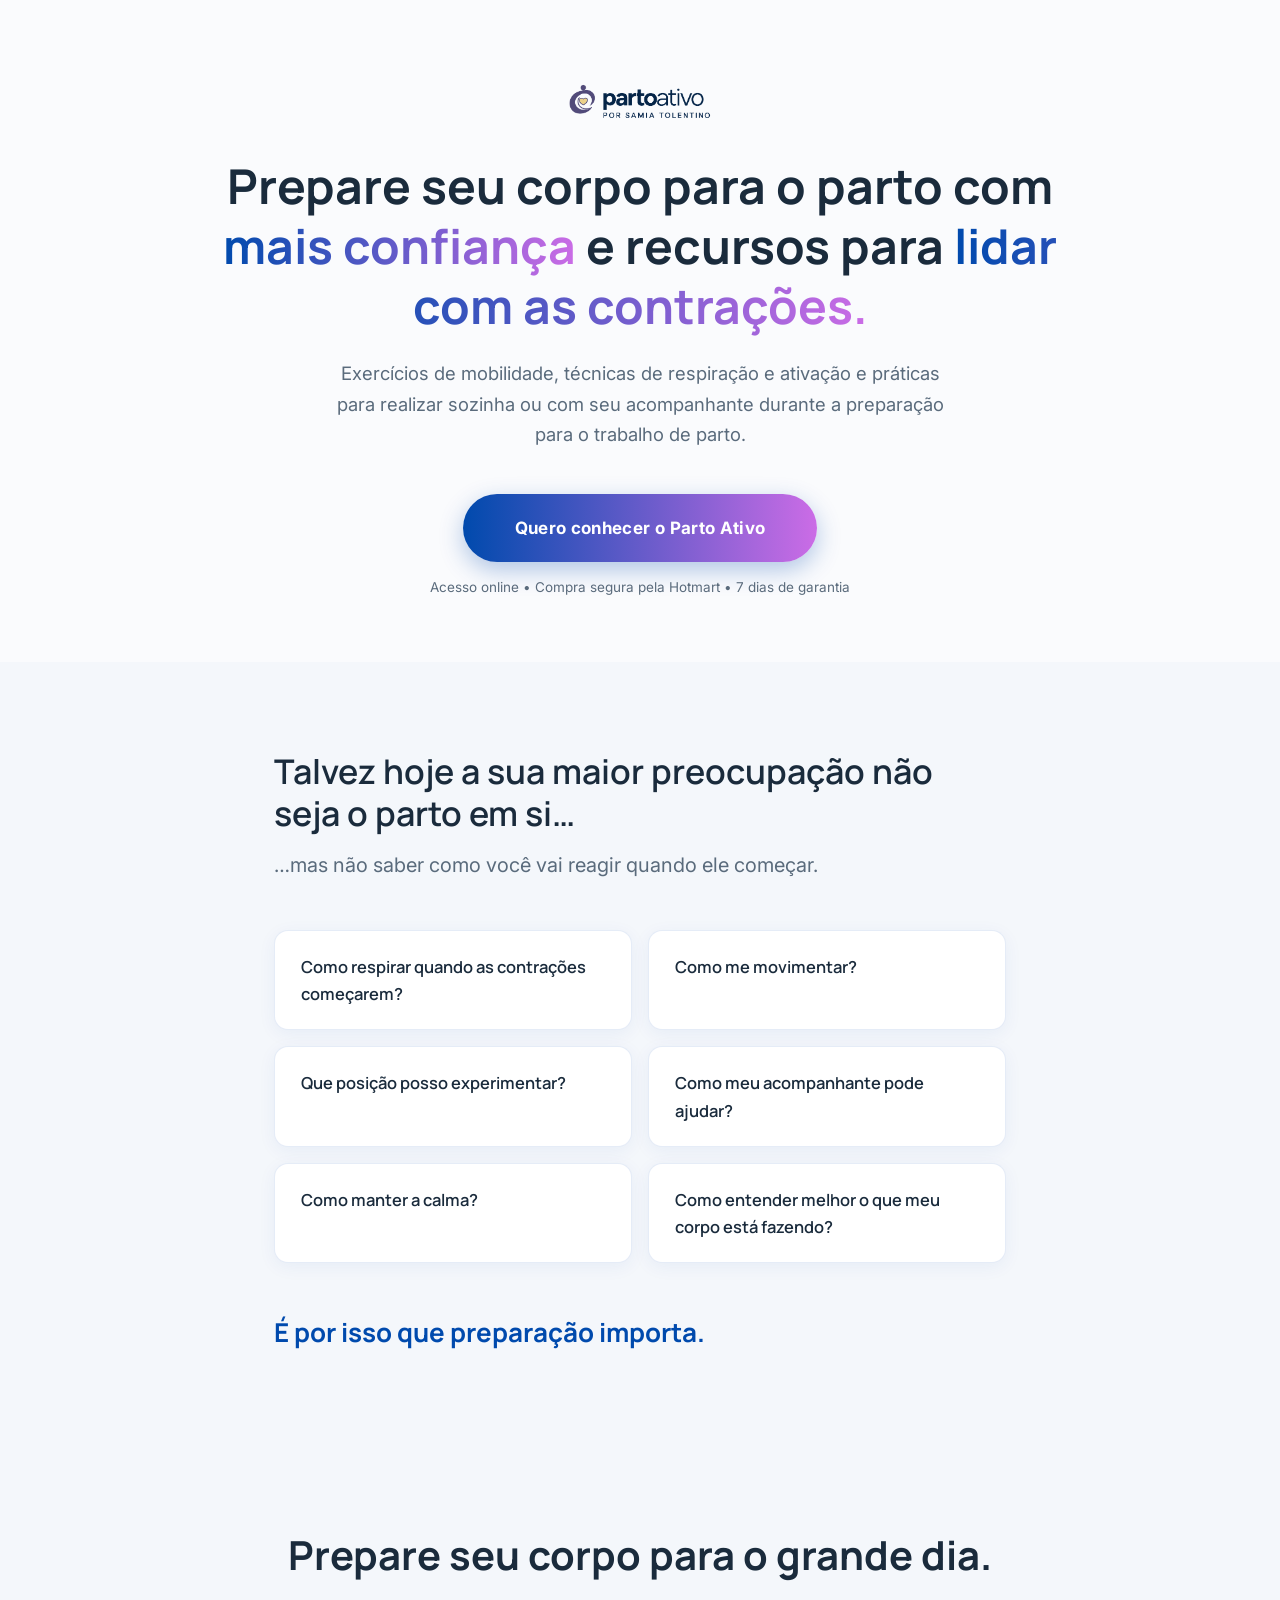
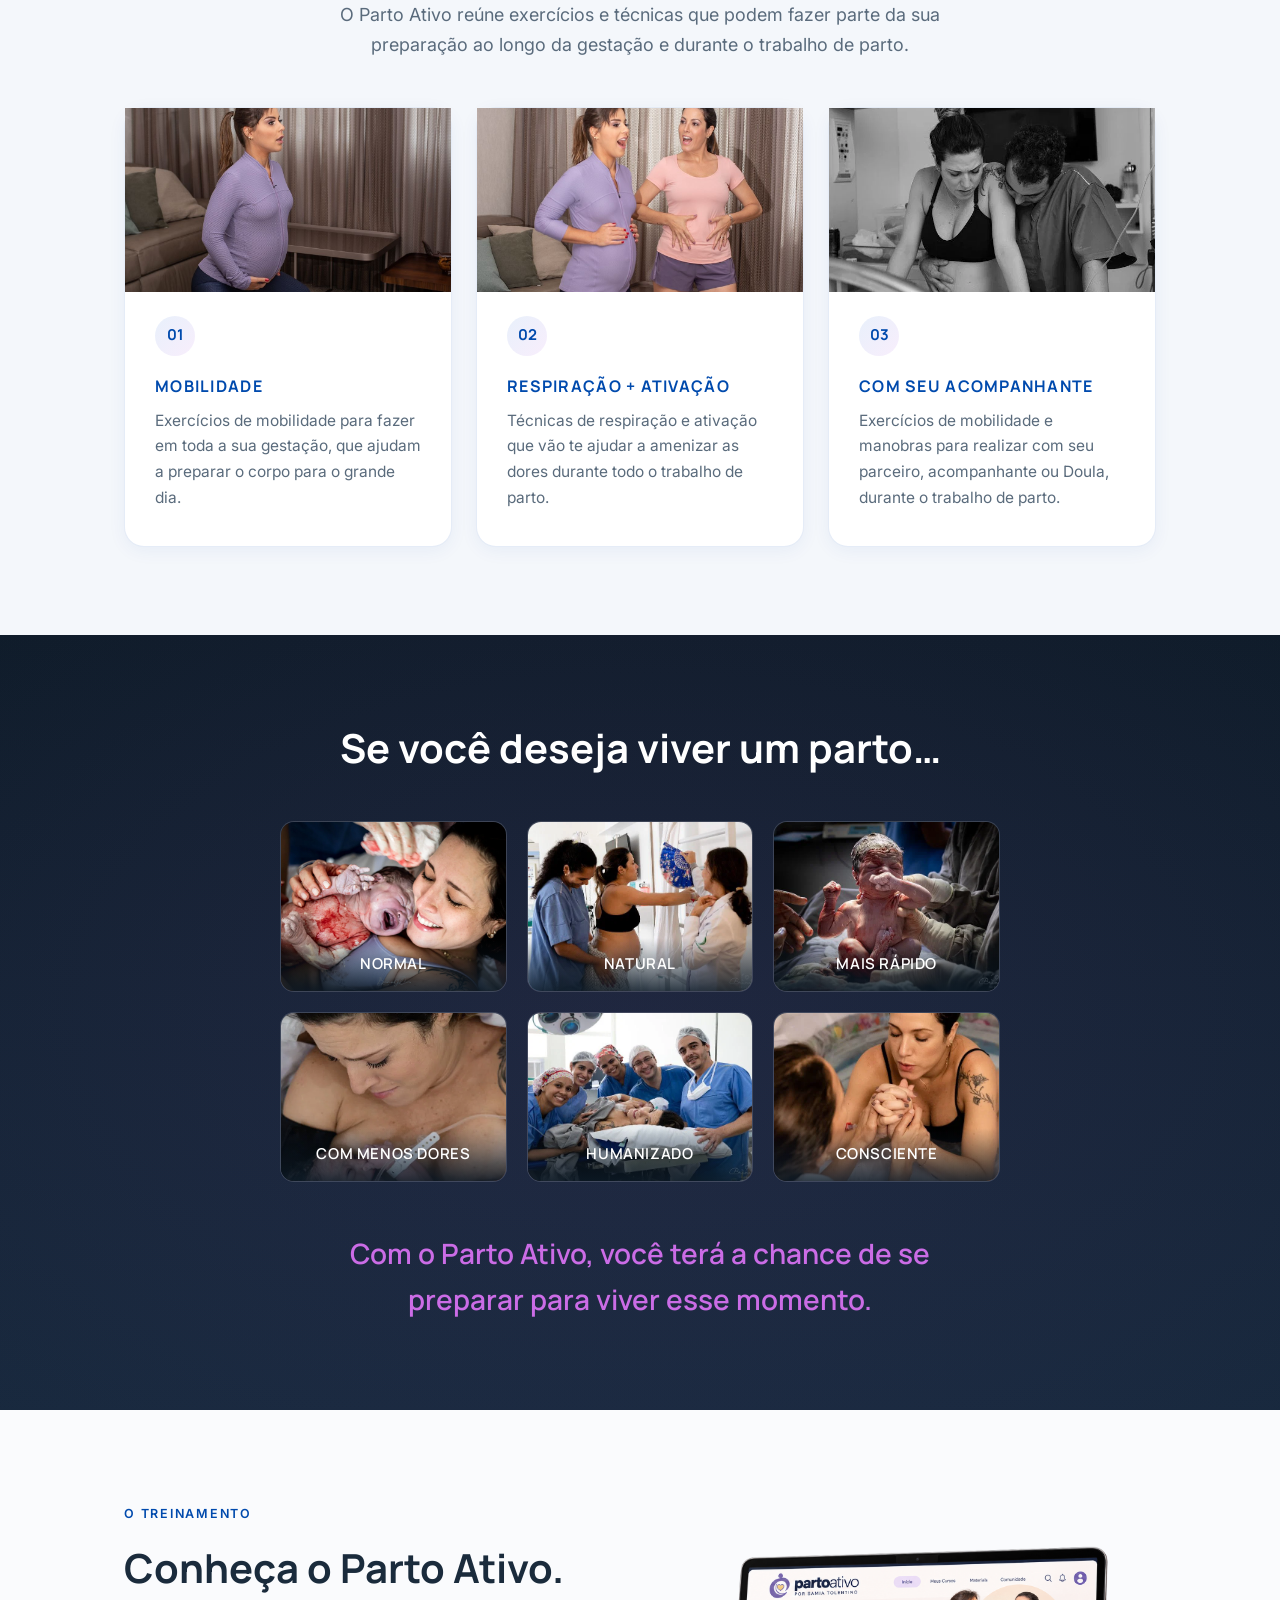
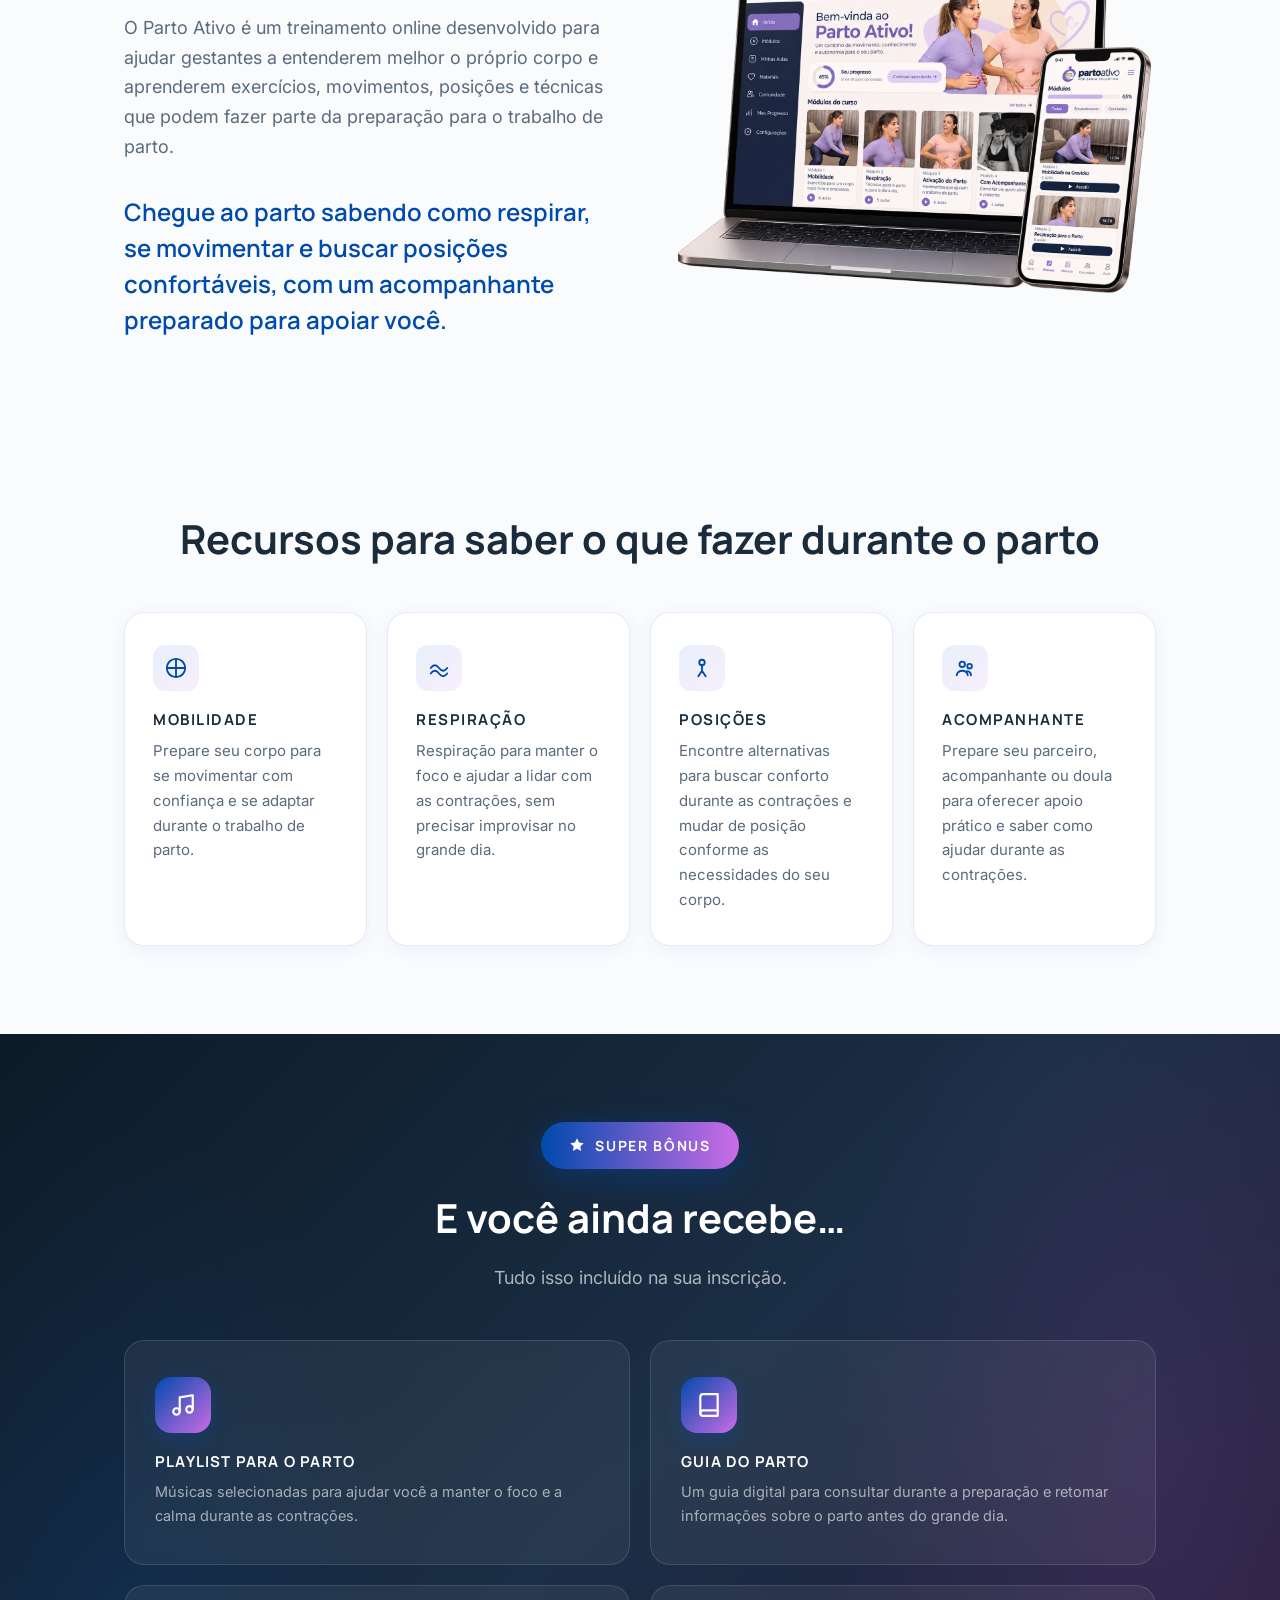
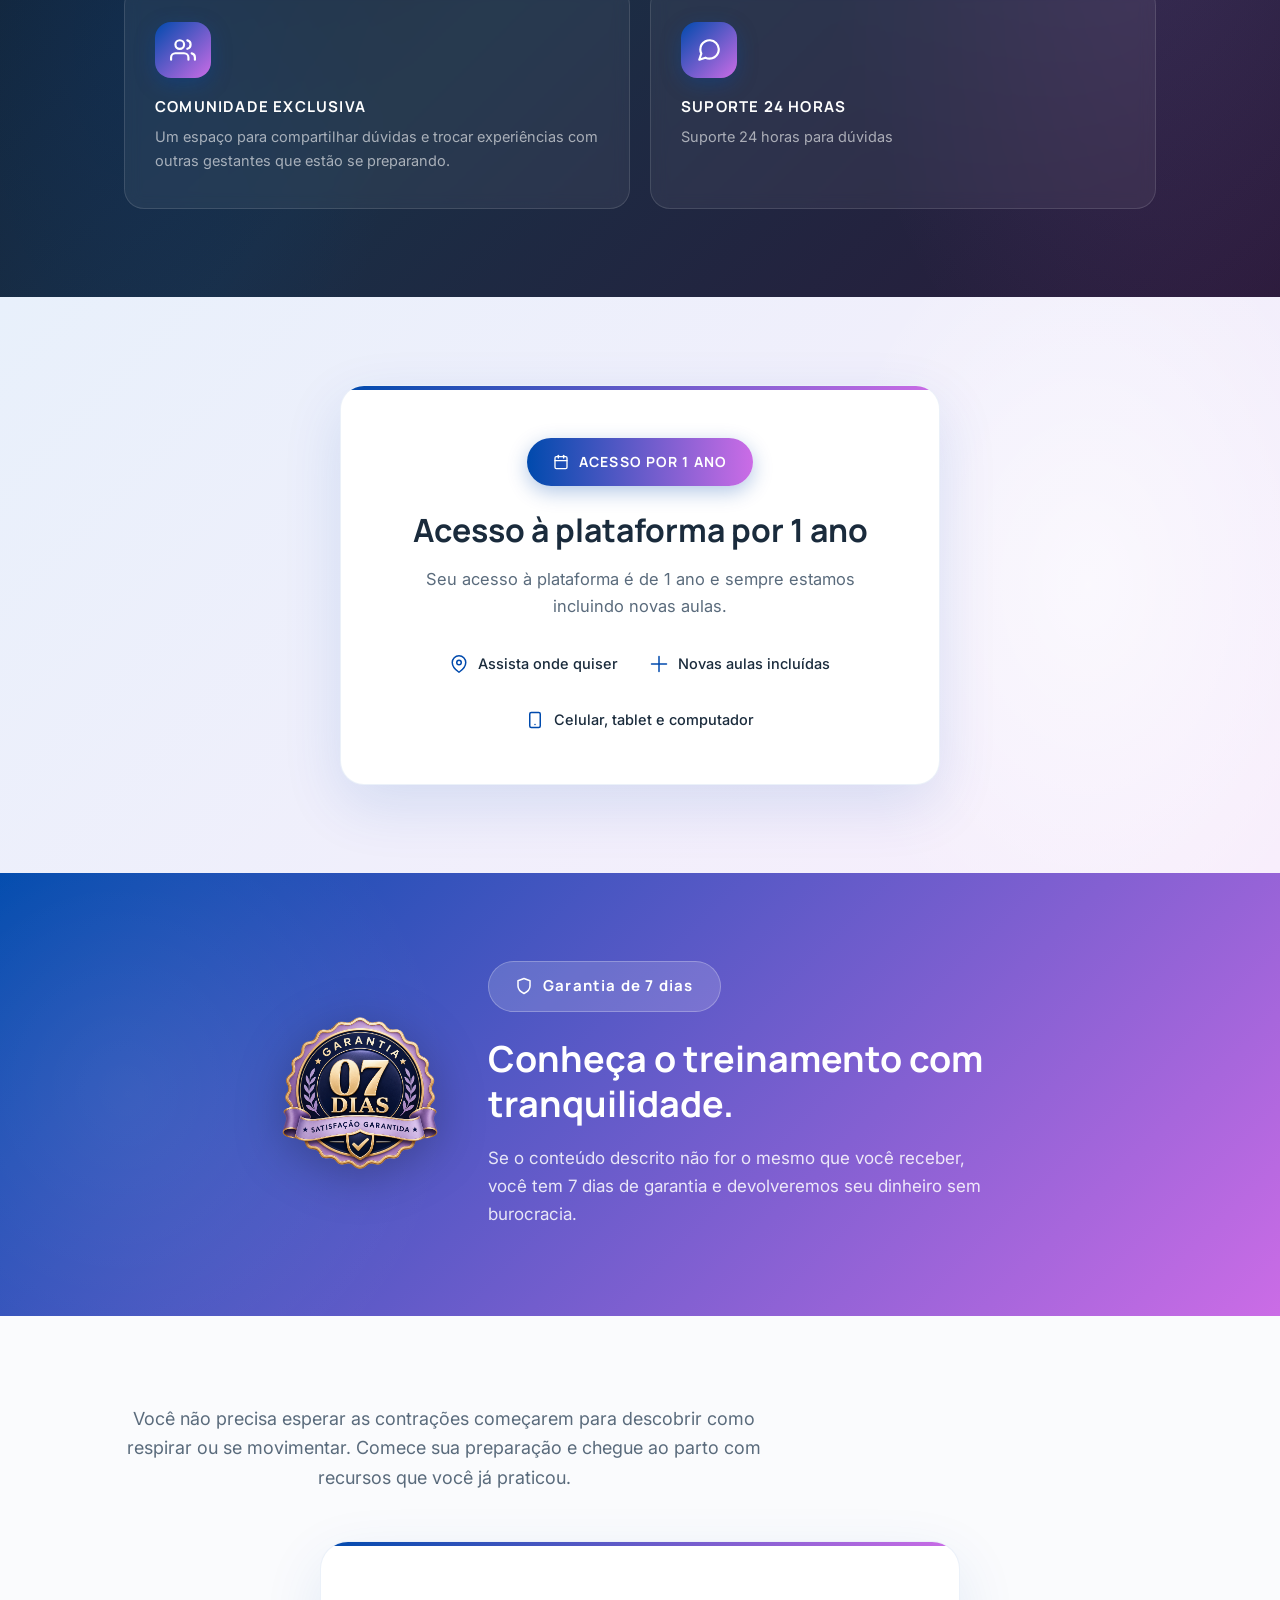
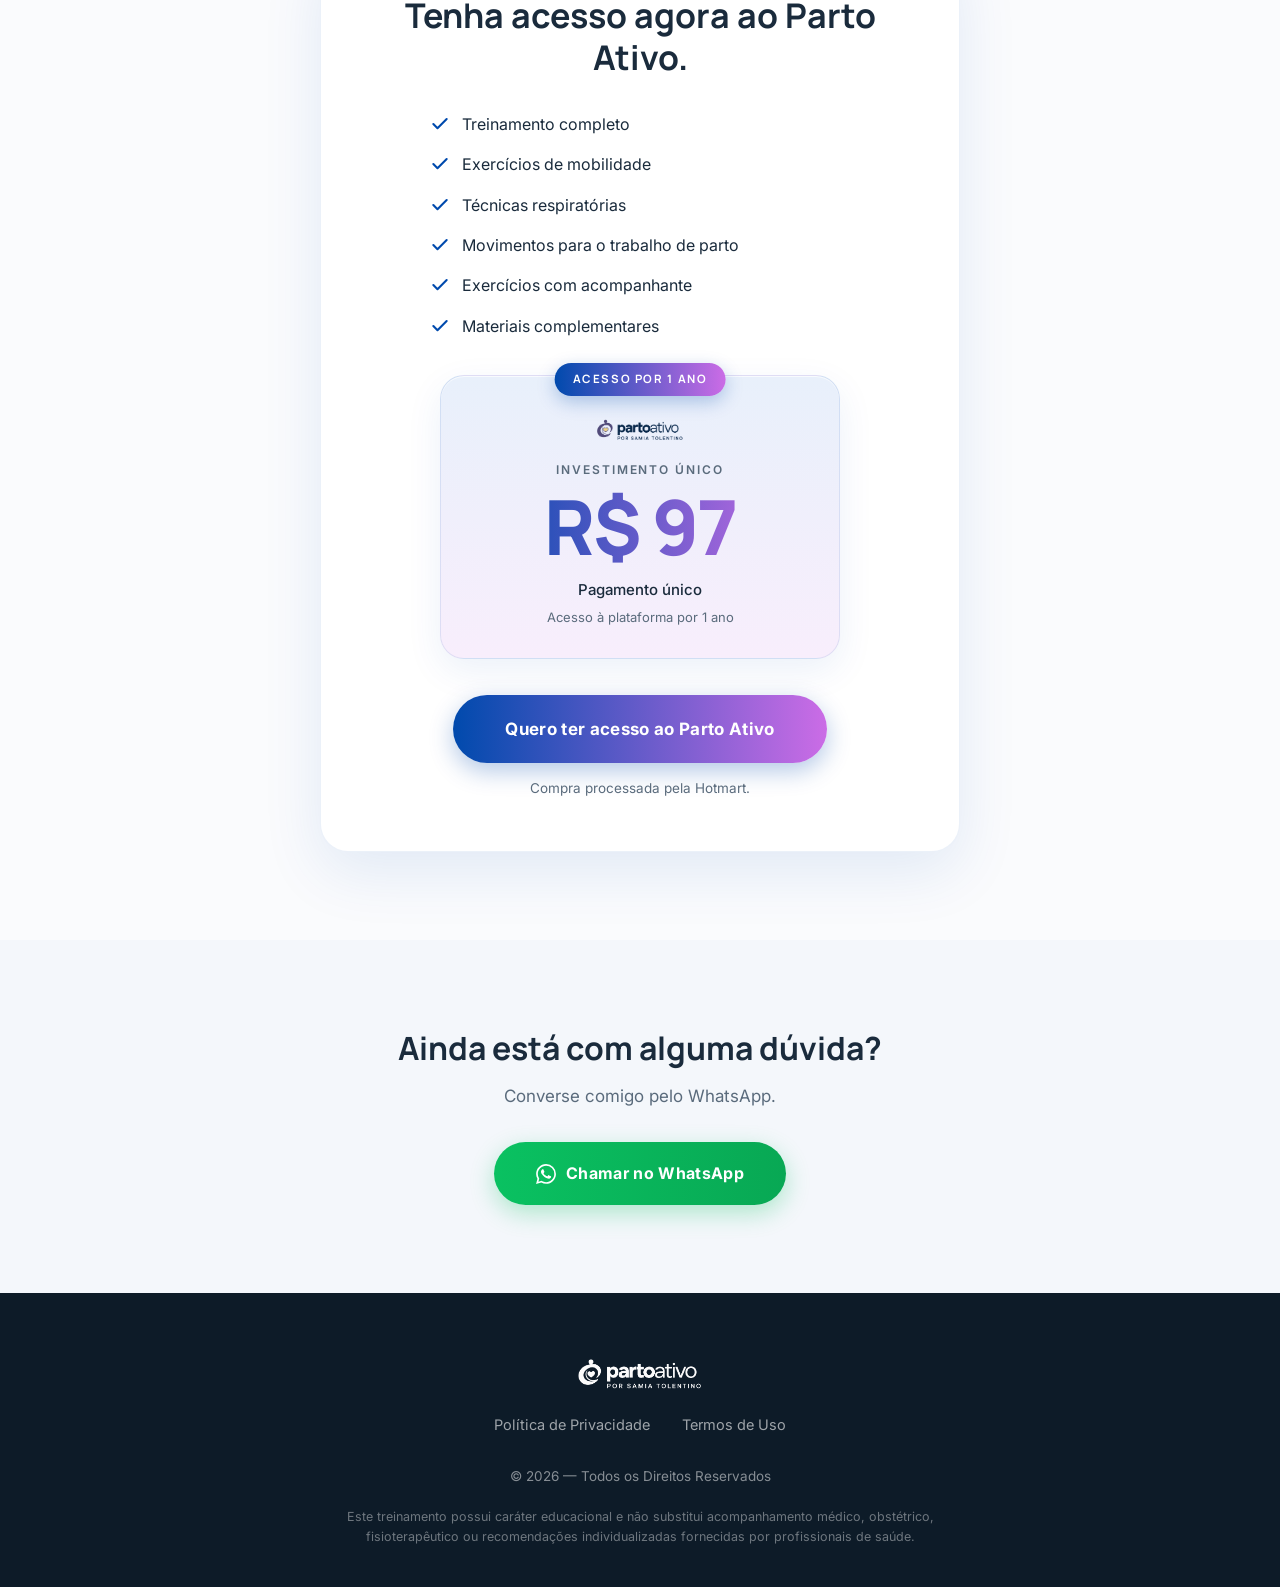
<file: vsl/index.html>
<!DOCTYPE html>
<html lang="pt-BR">
<head>
  <base href="/vsl/">
  <meta name="robots" content="noindex, nofollow">
  <link rel="canonical" href="https://partoativo.vercel.app/vsl">

  <meta charset="UTF-8">
  <meta name="viewport" content="width=device-width, initial-scale=1.0">
  <title>Parto Ativo — Prepare seu corpo para o trabalho de parto</title>
  <meta name="description" content="Exercícios de mobilidade, técnicas de respiração e ativação e práticas para realizar sozinha ou com seu acompanhante durante a preparação para o trabalho de parto.">
  <meta property="og:title" content="Parto Ativo — Samia Tolentino">
  <meta property="og:description" content="Prepare seu corpo para o trabalho de parto com movimentos, respiração e posições para buscar conforto e mais confiança.">
  <meta property="og:type" content="website">
  <link rel="icon" type="image/png" href="favicon.png">
  <link rel="preconnect" href="https://fonts.googleapis.com">
  <link rel="preconnect" href="https://fonts.gstatic.com" crossorigin>
  <link href="https://fonts.googleapis.com/css2?family=Inter:wght@400;500;600&family=Manrope:wght@600;700;800&display=swap" rel="stylesheet">
  <style>
    :root {
      --blue: #004AAD;
      --blue-dark: #003A8A;
      --blue-light: #E8F0FB;
      --purple: #CB6CE6;
      --purple-dark: #A84EC4;
      --purple-light: #F8EEFC;
      --dark: #0D1B28;
      --text: #1A2B3C;
      --muted: #5A6B7C;
      --white: #FFFFFF;
      --bg: #FAFBFD;
      --cream: #F4F7FB;
      --radius: 20px;
      --radius-sm: 14px;
      --shadow: 0 10px 40px rgba(0, 74, 173, 0.08);
      --shadow-sm: 0 4px 18px rgba(0, 74, 173, 0.06);
      --font-title: 'Manrope', sans-serif;
      --font-body: 'Inter', sans-serif;
    }

    * { margin: 0; padding: 0; box-sizing: border-box; }

    html { scroll-behavior: smooth; }

    body {
      font-family: var(--font-body);
      background: var(--bg);
      color: var(--text);
      line-height: 1.65;
      font-size: 17px;
      -webkit-font-smoothing: antialiased;
    }

    h1, h2, h3, h4 {
      font-family: var(--font-title);
      line-height: 1.25;
      font-weight: 700;
      color: var(--text);
    }

    img { max-width: 100%; display: block; }

    .container {
      max-width: 1080px;
      margin: 0 auto;
      padding: 0 24px;
    }

    .container-narrow { max-width: 780px; }

    section { padding: 88px 0; }

    .eyebrow {
      display: inline-block;
      font-family: var(--font-body);
      font-size: 12.5px;
      font-weight: 600;
      letter-spacing: 0.14em;
      text-transform: uppercase;
      color: var(--blue);
      margin-bottom: 18px;
    }

    .section-title {
      font-size: clamp(28px, 4vw, 40px);
      margin-bottom: 20px;
    }

    .section-sub {
      color: var(--muted);
      font-size: 18px;
      max-width: 640px;
    }

    .center { text-align: center; }
    .center .section-sub { margin-left: auto; margin-right: auto; }

    .gradient-text {
      background: linear-gradient(90deg, var(--blue), var(--purple));
      -webkit-background-clip: text;
      background-clip: text;
      -webkit-text-fill-color: transparent;
    }

    /* ---------- Buttons ---------- */
    .btn {
      display: inline-flex;
      align-items: center;
      justify-content: center;
      gap: 10px;
      font-family: var(--font-body);
      font-weight: 700;
      font-size: 16px;
      letter-spacing: 0.02em;
      color: var(--white);
      background: linear-gradient(90deg, var(--blue), var(--purple));
      border: none;
      border-radius: 999px;
      padding: 18px 42px;
      cursor: pointer;
      text-decoration: none;
      transition: transform 0.25s ease, box-shadow 0.25s ease, filter 0.25s ease;
      box-shadow: 0 8px 24px rgba(0, 74, 173, 0.3);
    }

    .btn:hover {
      transform: translateY(-2px);
      box-shadow: 0 12px 32px rgba(0, 74, 173, 0.38);
      filter: brightness(1.06);
    }

    .btn:focus-visible {
      outline: 3px solid var(--purple);
      outline-offset: 3px;
    }

    .btn-xl { padding: 20px 52px; font-size: 17px; }

    .btn-whatsapp {
      background: linear-gradient(90deg, #0AC161, #08A854);
      box-shadow: 0 8px 24px rgba(10, 193, 97, 0.3);
    }

    .btn-whatsapp:hover {
      box-shadow: 0 12px 32px rgba(10, 193, 97, 0.38);
    }

    .microcopy {
      font-size: 13.5px;
      color: var(--muted);
      margin-top: 14px;
    }

    /* ---------- Barra de progresso ---------- */
    .scroll-progress {
      position: fixed;
      top: 0;
      left: 0;
      height: 3px;
      width: 100%;
      transform-origin: 0 50%;
      transform: scaleX(0);
      background: linear-gradient(90deg, var(--blue), var(--purple));
      z-index: 200;
      pointer-events: none;
    }

    /* ---------- Hero ---------- */
    .hero {
      padding: 72px 0 64px;
      text-align: center;
    }

    .hero-logo {
      height: 56px;
      width: auto;
      margin: 0 auto 28px;
    }

    .hero h1 {
      font-size: clamp(30px, 4.6vw, 48px);
      font-weight: 700;
      max-width: 880px;
      margin: 0 auto 22px;
    }

    .hero .subheadline {
      font-size: 18.5px;
      color: var(--muted);
      max-width: 640px;
      margin: 0 auto 44px;
    }

    .vsl-wrapper {
      max-width: 880px;
      margin: 0 auto;
    }

    .vsl-player {
      position: relative;
      width: 100%;
      aspect-ratio: 16 / 9;
      background: linear-gradient(135deg, var(--dark) 0%, #1A3048 100%);
      border-radius: var(--radius);
      overflow: hidden;
      box-shadow: var(--shadow);
      display: flex;
      align-items: center;
      justify-content: center;
    }

    .vsl-placeholder {
      color: rgba(255, 255, 255, 0.85);
      font-family: var(--font-title);
      font-weight: 600;
      font-size: clamp(16px, 2.4vw, 22px);
      letter-spacing: 0.06em;
      text-transform: uppercase;
      display: flex;
      flex-direction: column;
      align-items: center;
      gap: 18px;
      padding: 24px;
      text-align: center;
    }

    .vsl-play-btn {
      width: 76px;
      height: 76px;
      border-radius: 50%;
      background: rgba(255, 255, 255, 0.14);
      border: 1.5px solid rgba(255, 255, 255, 0.5);
      display: flex;
      align-items: center;
      justify-content: center;
      cursor: pointer;
      transition: background 0.25s ease, transform 0.25s ease;
      backdrop-filter: blur(4px);
    }

    .vsl-play-btn:hover { background: rgba(255, 255, 255, 0.26); transform: scale(1.06); }

    .vsl-play-btn svg { width: 28px; height: 28px; fill: #fff; margin-left: 4px; }

    .vsl-embed {
      position: absolute;
      inset: 0;
      width: 100%;
      height: 100%;
      border: 0;
      display: none;
    }

    .vsl-embed.active { display: block; }

    .vsl-microcopy {
      margin-top: 22px;
      font-size: 15.5px;
      color: var(--muted);
      font-weight: 500;
    }

    .hero-cta {
      margin-top: 34px;
      opacity: 0;
      transform: translateY(10px);
      transition: opacity 0.6s ease, transform 0.6s ease;
      pointer-events: none;
    }

    .hero-cta.visible {
      opacity: 1;
      transform: translateY(0);
      pointer-events: auto;
    }

    /* ---------- Promessa / Identificação ---------- */
    .promessa { background: var(--cream); }

    .promessa .lead {
      font-family: var(--font-title);
      font-size: clamp(24px, 3.4vw, 34px);
      font-weight: 600;
      max-width: 720px;
      margin-bottom: 14px;
    }

    .promessa .lead-continuation {
      font-size: 20px;
      color: var(--muted);
      margin-bottom: 48px;
    }

    .questions {
      display: grid;
      grid-template-columns: repeat(auto-fit, minmax(280px, 1fr));
      gap: 16px;
      max-width: 860px;
      margin-bottom: 48px;
    }

    .question-card {
      background: var(--white);
      border: 1px solid rgba(0, 74, 173, 0.1);
      border-radius: var(--radius-sm);
      padding: 22px 26px;
      font-family: var(--font-title);
      font-weight: 600;
      font-size: 16.5px;
      box-shadow: var(--shadow-sm);
      cursor: default;
      user-select: none;
      transition: transform 0.25s ease, box-shadow 0.25s ease, border-color 0.25s ease;
    }

    .question-card:hover {
      transform: translateY(-3px);
      box-shadow: var(--shadow);
      border-color: rgba(0, 74, 173, 0.25);
    }

    .promessa .closing {
      font-family: var(--font-title);
      font-size: clamp(20px, 2.6vw, 26px);
      font-weight: 700;
      color: var(--blue);
    }

    /* ---------- 3 Pilares ---------- */
    .pilares { background: var(--cream); }

    .pilares-grid {
      display: grid;
      grid-template-columns: repeat(auto-fit, minmax(280px, 1fr));
      gap: 24px;
      margin-top: 48px;
    }

    .pilar-card {
      background: var(--white);
      border: 1px solid rgba(0, 74, 173, 0.1);
      border-radius: var(--radius);
      padding: 36px 30px;
      box-shadow: var(--shadow-sm);
      transition: transform 0.25s ease, box-shadow 0.25s ease;
    }

    .pilar-card:hover {
      transform: translateY(-4px);
      box-shadow: var(--shadow);
    }

    .pilar-image {
      margin: -36px -30px 24px;
      overflow: hidden;
    }

    .pilar-image img {
      width: 100%;
      aspect-ratio: 16 / 9;
      object-fit: cover;
      object-position: center 30%;
      transition: transform 0.4s ease;
    }

    .pilar-card:hover .pilar-image img {
      transform: scale(1.04);
    }

    .pilar-number {
      display: inline-flex;
      align-items: center;
      justify-content: center;
      width: 40px;
      height: 40px;
      border-radius: 50%;
      background: linear-gradient(135deg, var(--blue-light), var(--purple-light));
      color: var(--blue);
      font-family: var(--font-title);
      font-weight: 700;
      font-size: 15px;
      margin-bottom: 20px;
    }

    .pilar-card h3 {
      font-size: 16px;
      letter-spacing: 0.08em;
      text-transform: uppercase;
      margin-bottom: 12px;
      color: var(--blue);
    }

    .pilar-card p { font-size: 15.5px; color: var(--muted); }

    /* ---------- Se você deseja ter um parto... ---------- */
    .desejos {
      background: linear-gradient(180deg, var(--dark) 0%, #16283C 100%);
      color: var(--white);
      text-align: center;
      position: relative;
      overflow: hidden;
    }

    .desejos::before {
      content: '';
      position: absolute;
      top: -50%;
      left: -50%;
      width: 200%;
      height: 200%;
      background: radial-gradient(ellipse at center, rgba(203, 108, 230, 0.08) 0%, transparent 60%);
      pointer-events: none;
    }

    .desejos .section-title { color: var(--white); }

    .desejos-grid {
      display: grid;
      grid-template-columns: repeat(3, 1fr);
      gap: 20px;
      max-width: 720px;
      margin: 48px auto 48px;
    }

    .desejo-item {
      position: relative;
      padding: 0;
      border: 1px solid rgba(255, 255, 255, 0.12);
      border-radius: var(--radius-sm);
      overflow: hidden;
      background: rgba(255, 255, 255, 0.04);
      backdrop-filter: blur(4px);
      transition: transform 0.3s ease, border-color 0.3s ease, box-shadow 0.3s ease;
    }

    .desejo-item img {
      width: 100%;
      height: 100%;
      object-fit: cover;
      aspect-ratio: 4 / 3;
      transition: transform 0.4s ease;
    }

    .desejo-item:hover {
      transform: translateY(-4px);
      border-color: rgba(203, 108, 230, 0.5);
      box-shadow: 0 12px 32px rgba(0, 0, 0, 0.3);
    }

    .desejo-item:hover img {
      transform: scale(1.05);
    }

    .desejo-label {
      position: absolute;
      bottom: 0;
      left: 0;
      right: 0;
      padding: 14px 16px;
      background: linear-gradient(transparent, rgba(13, 27, 40, 0.85));
      font-family: var(--font-title);
      font-weight: 600;
      font-size: 15px;
      letter-spacing: 0.04em;
      text-transform: uppercase;
      color: var(--white);
      text-align: center;
    }

    .desejos .closing {
      font-family: var(--font-title);
      font-size: clamp(20px, 2.8vw, 28px);
      font-weight: 600;
      color: var(--purple);
      max-width: 640px;
      margin: 0 auto;
    }

    /* ---------- Apresentação do Parto Ativo ---------- */
    .produto-grid {
      display: grid;
      grid-template-columns: 1fr 1fr;
      gap: 64px;
      align-items: center;
    }

    .produto .section-sub { margin-bottom: 32px; }

    .produto .ferramenta {
      font-family: var(--font-title);
      font-size: clamp(19px, 2.4vw, 24px);
      font-weight: 600;
      color: var(--blue);
      line-height: 1.5;
    }

    .produto-mockup {
      width: 100%;
      height: auto;
      display: block;
    }

    /* ---------- Recursos para saber o que fazer durante o parto ---------- */
    .cards {
      display: grid;
      grid-template-columns: repeat(auto-fit, minmax(220px, 1fr));
      gap: 20px;
      margin-top: 48px;
    }

    .card {
      background: var(--white);
      border: 1px solid rgba(0, 74, 173, 0.1);
      border-radius: var(--radius);
      padding: 32px 28px;
      box-shadow: var(--shadow-sm);
      transition: transform 0.25s ease, box-shadow 0.25s ease;
    }

    .card:hover {
      transform: translateY(-4px);
      box-shadow: var(--shadow);
    }

    .card-icon {
      width: 46px;
      height: 46px;
      border-radius: 12px;
      background: linear-gradient(135deg, var(--blue-light), var(--purple-light));
      display: flex;
      align-items: center;
      justify-content: center;
      margin-bottom: 20px;
    }

    .card-icon svg { width: 22px; height: 22px; stroke: var(--blue); }

    .card h3 {
      font-size: 15px;
      letter-spacing: 0.1em;
      text-transform: uppercase;
      margin-bottom: 10px;
    }

    .card p { font-size: 15px; color: var(--muted); }

    /* ---------- Super Bônus ---------- */
    .bonus {
      background: linear-gradient(135deg, var(--dark) 0%, #1A2E45 50%, #2A1A3A 100%);
      color: var(--white);
      position: relative;
      overflow: hidden;
    }

    .bonus::before {
      content: '';
      position: absolute;
      top: -30%;
      right: -20%;
      width: 60%;
      height: 160%;
      background: radial-gradient(ellipse at center, rgba(203, 108, 230, 0.12) 0%, transparent 60%);
      pointer-events: none;
    }

    .bonus::after {
      content: '';
      position: absolute;
      bottom: -40%;
      left: -15%;
      width: 50%;
      height: 140%;
      background: radial-gradient(ellipse at center, rgba(0, 74, 173, 0.15) 0%, transparent 60%);
      pointer-events: none;
    }

    .bonus .section-title { color: var(--white); }

    .bonus .section-sub { color: rgba(255, 255, 255, 0.65); }

    .bonus-badge {
      display: inline-flex;
      align-items: center;
      gap: 10px;
      background: linear-gradient(90deg, var(--blue), var(--purple));
      border-radius: 999px;
      padding: 12px 28px;
      font-family: var(--font-title);
      font-weight: 700;
      font-size: 14px;
      letter-spacing: 0.12em;
      text-transform: uppercase;
      color: var(--white);
      margin-bottom: 24px;
      box-shadow: 0 8px 32px rgba(0, 74, 173, 0.4);
    }

    .bonus-grid {
      display: grid;
      grid-template-columns: repeat(2, 1fr);
      gap: 20px;
      margin-top: 48px;
      position: relative;
      z-index: 1;
    }

    .bonus-card {
      background: rgba(255, 255, 255, 0.06);
      border: 1px solid rgba(255, 255, 255, 0.12);
      border-radius: var(--radius);
      padding: 36px 30px;
      backdrop-filter: blur(8px);
      transition: transform 0.3s ease, background 0.3s ease, border-color 0.3s ease;
    }

    .bonus-card:hover {
      transform: translateY(-6px);
      background: rgba(255, 255, 255, 0.1);
      border-color: rgba(203, 108, 230, 0.4);
    }

    .bonus-icon {
      width: 56px;
      height: 56px;
      border-radius: 16px;
      background: linear-gradient(135deg, var(--blue), var(--purple));
      display: flex;
      align-items: center;
      justify-content: center;
      margin-bottom: 20px;
      box-shadow: 0 6px 20px rgba(0, 74, 173, 0.35);
    }

    .bonus-icon svg { width: 26px; height: 26px; stroke: var(--white); }

    .bonus-card h3 {
      font-size: 15px;
      letter-spacing: 0.08em;
      text-transform: uppercase;
      margin-bottom: 8px;
      color: var(--white);
    }

    .bonus-card p { font-size: 14.5px; color: rgba(255, 255, 255, 0.6); }

    @media (max-width: 640px) {
      .bonus-grid { grid-template-columns: 1fr; }
    }

    /* ---------- Depoimentos ---------- */
    .depoimentos .section-sub { margin-bottom: 48px; }

    .testimonials {
      display: grid;
      grid-template-columns: repeat(auto-fit, minmax(280px, 1fr));
      gap: 20px;
    }

    .testimonial {
      background: var(--white);
      border-radius: var(--radius);
      padding: 30px 28px;
      box-shadow: var(--shadow-sm);
      border: 1px solid rgba(0, 74, 173, 0.08);
      display: flex;
      flex-direction: column;
      gap: 18px;
    }

    .testimonial-video {
      aspect-ratio: 16 / 9;
      border-radius: var(--radius-sm);
      background: linear-gradient(135deg, var(--dark), #1A3048);
      display: flex;
      align-items: center;
      justify-content: center;
      color: rgba(255,255,255,0.7);
      font-size: 13px;
      letter-spacing: 0.06em;
      text-transform: uppercase;
    }

    .testimonial-text {
      font-size: 15.5px;
      color: var(--text);
      font-style: italic;
    }

    .testimonial-author {
      font-size: 13.5px;
      font-weight: 600;
      color: var(--blue);
    }

    /* ---------- Acesso 1 ano ---------- */
    .acesso {
      background: linear-gradient(135deg, var(--blue-light) 0%, var(--purple-light) 100%);
      position: relative;
      overflow: hidden;
    }

    .acesso::before {
      content: '';
      position: absolute;
      top: -30%;
      right: -10%;
      width: 50%;
      height: 160%;
      background: radial-gradient(ellipse at center, rgba(255, 255, 255, 0.6) 0%, transparent 60%);
      pointer-events: none;
    }

    .acesso .container { position: relative; z-index: 1; }

    .acesso-card {
      max-width: 600px;
      margin: 0 auto;
      background: var(--white);
      border-radius: 24px;
      box-shadow: 0 20px 60px rgba(0, 74, 173, 0.12);
      border: 1px solid rgba(0, 74, 173, 0.08);
      padding: 52px 48px;
      text-align: center;
      position: relative;
      overflow: hidden;
    }

    .acesso-card::before {
      content: '';
      position: absolute;
      top: 0;
      left: 0;
      right: 0;
      height: 4px;
      background: linear-gradient(90deg, var(--blue), var(--purple));
    }

    .acesso-badge {
      display: inline-flex;
      align-items: center;
      gap: 10px;
      background: linear-gradient(90deg, var(--blue), var(--purple));
      border-radius: 999px;
      padding: 12px 26px;
      font-family: var(--font-title);
      font-weight: 700;
      font-size: 14px;
      letter-spacing: 0.08em;
      text-transform: uppercase;
      color: var(--white);
      margin-bottom: 24px;
      box-shadow: 0 6px 20px rgba(0, 74, 173, 0.3);
    }

    .acesso-card h2 {
      font-size: clamp(24px, 3.2vw, 32px);
      margin-bottom: 16px;
    }

    .acesso-card p {
      color: var(--muted);
      font-size: 16.5px;
    }

    .acesso-features {
      display: flex;
      justify-content: center;
      gap: 32px;
      margin-top: 32px;
      flex-wrap: wrap;
    }

    .acesso-feature {
      display: flex;
      align-items: center;
      gap: 10px;
      font-size: 14.5px;
      font-weight: 500;
      color: var(--text);
    }

    .acesso-feature svg {
      width: 18px;
      height: 18px;
      stroke: var(--blue);
      flex-shrink: 0;
    }

    /* ---------- Garantia ---------- */
    .garantia {
      background: linear-gradient(135deg, var(--blue) 0%, var(--purple) 100%);
      color: var(--white);
      text-align: center;
      position: relative;
      overflow: hidden;
    }

    .garantia::before {
      content: '';
      position: absolute;
      top: -40%;
      left: -20%;
      width: 60%;
      height: 180%;
      background: radial-gradient(ellipse at center, rgba(255, 255, 255, 0.08) 0%, transparent 60%);
      pointer-events: none;
    }

    .garantia .container { position: relative; z-index: 1; }

    .garantia-inner {
      max-width: 720px;
      margin: 0 auto;
      display: flex;
      align-items: center;
      gap: 48px;
      text-align: left;
    }

    .garantia-seal {
      width: 160px;
      height: auto;
      flex-shrink: 0;
      filter: drop-shadow(0 8px 24px rgba(0, 0, 0, 0.25));
    }

    .garantia-content {
      flex: 1;
    }

    .garantia-badge {
      display: inline-flex;
      align-items: center;
      gap: 10px;
      background: rgba(255, 255, 255, 0.15);
      border: 1px solid rgba(255, 255, 255, 0.25);
      border-radius: 999px;
      padding: 12px 26px;
      font-family: var(--font-title);
      font-weight: 700;
      font-size: 15px;
      letter-spacing: 0.08em;
      margin-bottom: 24px;
    }

    .garantia h2 { color: var(--white); font-size: clamp(26px, 3.4vw, 36px); margin-bottom: 18px; }

    .garantia p {
      color: rgba(255, 255, 255, 0.85);
      max-width: 560px;
      margin: 0 auto;
      font-size: 17px;
    }

    /* ---------- Oferta ---------- */
    .oferta-card {
      max-width: 640px;
      margin: 48px auto 0;
      background: var(--white);
      border-radius: 28px;
      box-shadow: 0 20px 60px rgba(0, 74, 173, 0.1);
      border: 1px solid rgba(0, 74, 173, 0.08);
      padding: 52px 48px;
      text-align: center;
      position: relative;
      overflow: hidden;
    }

    .oferta-card::before {
      content: '';
      position: absolute;
      top: 0;
      left: 0;
      right: 0;
      height: 4px;
      background: linear-gradient(90deg, var(--blue), var(--purple));
    }

    .oferta-card h2 { font-size: clamp(26px, 3.4vw, 34px); margin-bottom: 32px; }

    .oferta-list {
      list-style: none;
      text-align: left;
      max-width: 420px;
      margin: 0 auto 36px;
      display: grid;
      gap: 14px;
    }

    .oferta-list li {
      display: flex;
      align-items: flex-start;
      gap: 12px;
      font-size: 16px;
    }

    .oferta-list svg {
      flex-shrink: 0;
      width: 20px;
      height: 20px;
      margin-top: 3px;
      stroke: var(--blue);
    }

    .price-section {
      position: relative;
      margin: 8px auto 36px;
      max-width: 400px;
      padding: 36px 32px 30px;
      border-radius: 24px;
      background: linear-gradient(180deg, var(--blue-light) 0%, var(--purple-light) 100%);
      border: 1px solid rgba(0, 74, 173, 0.1);
      box-shadow: inset 0 1px 0 rgba(255, 255, 255, 0.7), 0 12px 36px rgba(0, 74, 173, 0.08);
    }

    .price-logo {
      height: 34px;
      width: auto;
      margin: 0 auto 14px;
    }

    .price-label {
      font-size: 12px;
      font-weight: 600;
      letter-spacing: 0.16em;
      text-transform: uppercase;
      color: var(--muted);
      margin-bottom: 8px;
    }

    .price {
      font-family: var(--font-title);
      font-size: clamp(56px, 9vw, 76px);
      font-weight: 800;
      line-height: 1;
      letter-spacing: -0.03em;
      background: linear-gradient(90deg, var(--blue), var(--purple));
      -webkit-background-clip: text;
      background-clip: text;
      -webkit-text-fill-color: transparent;
      margin-bottom: 14px;
    }

    .price-installments {
      font-size: 15px;
      font-weight: 500;
      color: var(--text);
      margin-bottom: 4px;
    }

    .price-note {
      font-size: 13px;
      color: var(--muted);
    }

    .price-pill {
      position: absolute;
      top: -13px;
      left: 50%;
      transform: translateX(-50%);
      background: linear-gradient(90deg, var(--blue), var(--purple));
      color: var(--white);
      font-family: var(--font-title);
      font-size: 11.5px;
      font-weight: 700;
      letter-spacing: 0.14em;
      text-transform: uppercase;
      padding: 7px 18px;
      border-radius: 999px;
      white-space: nowrap;
      box-shadow: 0 6px 18px rgba(0, 74, 173, 0.28);
    }

    /* ---------- WhatsApp ---------- */
    .whatsapp-section { background: var(--cream); text-align: center; }

    .whatsapp-section h2 { font-size: clamp(24px, 3.2vw, 32px); margin-bottom: 14px; }

    .whatsapp-section p { color: var(--muted); margin-bottom: 32px; }

    /* ---------- Footer ---------- */
    footer {
      background: var(--dark);
      color: rgba(255, 255, 255, 0.7);
      padding: 56px 0 40px;
      text-align: center;
    }

    .footer-logo {
      height: 48px;
      width: auto;
      margin: 0 auto 16px;
    }

    .footer-brand {
      font-family: var(--font-title);
      font-weight: 700;
      font-size: 18px;
      color: var(--white);
      margin-bottom: 20px;
    }

    .footer-links {
      display: flex;
      justify-content: center;
      gap: 32px;
      margin-bottom: 28px;
      flex-wrap: wrap;
    }

    .footer-links a {
      color: rgba(255, 255, 255, 0.6);
      font-size: 14.5px;
      text-decoration: none;
      transition: color 0.2s ease;
    }

    .footer-links a:hover { color: var(--purple); }

    .footer-copy { font-size: 13.5px; color: rgba(255, 255, 255, 0.5); margin-bottom: 20px; }

    .footer-disclaimer {
      font-size: 12.5px;
      color: rgba(255, 255, 255, 0.4);
      max-width: 640px;
      margin: 0 auto;
      line-height: 1.6;
    }

    /* ---------- Sticky CTA mobile ---------- */
    .sticky-cta {
      position: fixed;
      left: 0;
      right: 0;
      bottom: 0;
      z-index: 100;
      padding: 14px 20px calc(14px + env(safe-area-inset-bottom));
      background: rgba(250, 251, 253, 0.96);
      backdrop-filter: blur(10px);
      border-top: 1px solid rgba(0, 74, 173, 0.12);
      transform: translateY(110%);
      transition: transform 0.35s ease;
    }

    .sticky-cta.visible { transform: translateY(0); }

    .sticky-cta .btn { width: 100%; padding: 16px 24px; }

    /* ---------- Animações de entrada ---------- */
    .reveal {
      opacity: 0;
      transform: translateY(24px);
      transition: opacity 0.7s ease, transform 0.7s ease;
    }

    .reveal.in { opacity: 1; transform: translateY(0); }

    /* ---------- Responsivo ---------- */
    @media (max-width: 860px) {
      section { padding: 64px 0; }
      .hero { padding: 48px 0 48px; }
      .produto-grid { grid-template-columns: 1fr; gap: 40px; }
      .desejos-grid { grid-template-columns: repeat(2, 1fr); }
      .oferta-card { padding: 40px 26px; }
      .acesso-card { padding: 36px 26px; }
    }

    @media (max-width: 640px) {
      .garantia-inner {
        flex-direction: column;
        text-align: center;
        gap: 28px;
      }

      .garantia-seal {
        width: 120px;
      }

      .garantia-content {
        text-align: center;
      }
    }

    @media (max-width: 480px) {
      .desejos-grid { grid-template-columns: 1fr 1fr; gap: 12px; }
      .desejo-item { padding: 18px 12px; font-size: 14px; }
    }

    @media (min-width: 861px) {
      .sticky-cta { display: none; }
    }

    @media (prefers-reduced-motion: reduce) {
      *, *::before, *::after {
        animation-duration: 0.01ms !important;
        transition-duration: 0.01ms !important;
      }
      html { scroll-behavior: auto; }
      .reveal { opacity: 1; transform: none; }
    }
  </style>
</head>
<body>

  <div class="scroll-progress" id="scrollProgress" role="progressbar" aria-label="Progresso da leitura" aria-valuemin="0" aria-valuemax="100"></div>

  <!-- ============ 01. HERO + VSL ============ -->
  <header class="hero">
    <div class="container">
      <img src="Logo Partoativo.png" alt="Parto Ativo" class="hero-logo">
      <h1>Prepare seu corpo para o parto com <span class="gradient-text">mais confiança</span> e recursos para <span class="gradient-text">lidar com as contrações.</span></h1>
      <p class="subheadline">Exercícios de mobilidade, técnicas de respiração e ativação e práticas para realizar sozinha ou com seu acompanhante durante a preparação para o trabalho de parto.</p>

      <div class="vsl-wrapper" hidden>
        <div class="vsl-player" id="vslPlayer">
          <div class="vsl-placeholder" id="vslPlaceholder">
            <button class="vsl-play-btn" id="vslPlayBtn" aria-label="Reproduzir vídeo">
              <svg viewBox="0 0 24 24"><path d="M8 5v14l11-7z"/></svg>
            </button>
            <span>VSL — Parto Ativo</span>
          </div>
          <!-- Substitua o src abaixo pelo embed real da VSL -->
          <iframe id="vslEmbed" class="vsl-embed" src="" title="VSL Parto Ativo" allow="autoplay; encrypted-media" allowfullscreen></iframe>
        </div>
        <p class="vsl-microcopy">Dê o play e assista com atenção. Essa preparação pode mudar a forma como você enxerga o trabalho de parto.</p>
      </div>

      <div class="hero-cta" id="heroCta">
        <a class="btn btn-xl" href="https://pay.hotmart.com/W79517181N?off=9f0wvm5w" target="_blank" rel="noopener">Quero conhecer o Parto Ativo</a>
        <p class="microcopy">Acesso online • Compra segura pela Hotmart • 7 dias de garantia</p>
      </div>
    </div>
  </header>

  <main>
    <!-- Âncora para o sticky CTA mobile -->
    <div id="vslEndAnchor" aria-hidden="true"></div>

    <!-- ============ 03. PROMESSA / IDENTIFICAÇÃO ============ -->
    <section class="promessa">
      <div class="container container-narrow">
        <h2 class="lead reveal">Talvez hoje a sua maior preocupação não seja o parto em si…</h2>
        <p class="lead-continuation reveal">…mas não saber como você vai reagir quando ele começar.</p>

        <div class="questions">
          <div class="question-card reveal">Como respirar quando as contrações começarem?</div>
          <div class="question-card reveal">Como me movimentar?</div>
          <div class="question-card reveal">Que posição posso experimentar?</div>
          <div class="question-card reveal">Como meu acompanhante pode ajudar?</div>
          <div class="question-card reveal">Como manter a calma?</div>
          <div class="question-card reveal">Como entender melhor o que meu corpo está fazendo?</div>
        </div>

        <p class="closing reveal">É por isso que preparação importa.</p>
      </div>
    </section>

    <!-- ============ 05-07. OS 3 PILARES ============ -->
    <section class="pilares">
      <div class="container">
        <div class="center">
          <h2 class="section-title reveal">Prepare seu corpo para o grande dia.</h2>
          <p class="section-sub reveal">O Parto Ativo reúne exercícios e técnicas que podem fazer parte da sua preparação ao longo da gestação e durante o trabalho de parto.</p>
        </div>
        <div class="pilares-grid">
          <div class="pilar-card reveal">
            <div class="pilar-image">
              <img src="exercicios mobilidade.jpeg" alt="Exercícios de mobilidade" loading="lazy">
            </div>
            <span class="pilar-number">01</span>
            <h3>Mobilidade</h3>
            <p>Exercícios de mobilidade para fazer em toda a sua gestação, que ajudam a preparar o corpo para o grande dia.</p>
          </div>
          <div class="pilar-card reveal">
            <div class="pilar-image">
              <img src="exercicios respiração.jpeg" alt="Técnicas de respiração e ativação" loading="lazy">
            </div>
            <span class="pilar-number">02</span>
            <h3>Respiração + Ativação</h3>
            <p>Técnicas de respiração e ativação que vão te ajudar a amenizar as dores durante todo o trabalho de parto.</p>
          </div>
          <div class="pilar-card reveal">
            <div class="pilar-image">
              <img src="exercicios realizar com seu parceiro.webp" alt="Exercícios com acompanhante" loading="lazy">
            </div>
            <span class="pilar-number">03</span>
            <h3>Com seu acompanhante</h3>
            <p>Exercícios de mobilidade e manobras para realizar com seu parceiro, acompanhante ou Doula, durante o trabalho de parto.</p>
          </div>
        </div>
      </div>
    </section>

    <!-- ============ 08-09. SE VOCÊ DESEJA TER UM PARTO... ============ -->
    <section class="desejos">
      <div class="container">
        <h2 class="section-title reveal">Se você deseja viver um parto…</h2>
        <div class="desejos-grid">
          <div class="desejo-item reveal">
            <img src="normal.webp" alt="Parto normal" loading="lazy">
            <span class="desejo-label">Normal</span>
          </div>
          <div class="desejo-item reveal">
            <img src="natural.webp" alt="Parto natural" loading="lazy">
            <span class="desejo-label">Natural</span>
          </div>
          <div class="desejo-item reveal">
            <img src="mais rápido.webp" alt="Parto mais rápido" loading="lazy">
            <span class="desejo-label">Mais rápido</span>
          </div>
          <div class="desejo-item reveal">
            <img src="com menos dores.webp" alt="Parto com menos dores" loading="lazy">
            <span class="desejo-label">Com menos dores</span>
          </div>
          <div class="desejo-item reveal">
            <img src="humanizado.webp" alt="Parto humanizado" loading="lazy">
            <span class="desejo-label">Humanizado</span>
          </div>
          <div class="desejo-item reveal">
            <img src="consciente.webp" alt="Parto consciente" loading="lazy">
            <span class="desejo-label">Consciente</span>
          </div>
        </div>
        <p class="closing reveal">Com o Parto Ativo, você terá a chance de se preparar para viver esse momento.</p>
      </div>
    </section>

    <!-- ============ 10. APRESENTAÇÃO DO PARTO ATIVO ============ -->
    <section class="produto">
      <div class="container">
        <div class="produto-grid">
          <div class="reveal">
            <span class="eyebrow">O treinamento</span>
            <h2 class="section-title">Conheça o Parto Ativo.</h2>
            <p class="section-sub">O Parto Ativo é um treinamento online desenvolvido para ajudar gestantes a entenderem melhor o próprio corpo e aprenderem exercícios, movimentos, posições e técnicas que podem fazer parte da preparação para o trabalho de parto.</p>
            <p class="ferramenta">Chegue ao parto sabendo como respirar, se movimentar e buscar posições confortáveis, com um acompanhante preparado para apoiar você.</p>
          </div>
          <div class="reveal">
            <img src="mockup parto ativo.png" alt="Mockup do treinamento Parto Ativo" class="produto-mockup" loading="lazy">
          </div>
        </div>
      </div>
    </section>

    <!-- ============ 11. BENEFÍCIOS / OFERTA ============ -->
    <section>
      <div class="container">
        <div class="center">
          <h2 class="section-title reveal">Recursos para saber o que fazer durante o parto</h2>
        </div>
        <div class="cards">
          <div class="card reveal">
            <div class="card-icon">
              <svg viewBox="0 0 24 24" fill="none" stroke-width="2" stroke-linecap="round" stroke-linejoin="round"><path d="M12 2v20M2 12h20"/><circle cx="12" cy="12" r="10"/></svg>
            </div>
            <h3>Mobilidade</h3>
            <p>Prepare seu corpo para se movimentar com confiança e se adaptar durante o trabalho de parto.</p>
          </div>
          <div class="card reveal">
            <div class="card-icon">
              <svg viewBox="0 0 24 24" fill="none" stroke-width="2" stroke-linecap="round" stroke-linejoin="round"><path d="M3 12c3-4 6-4 9 0s6 4 9 0"/><path d="M3 18c3-4 6-4 9 0s6 4 9 0"/></svg>
            </div>
            <h3>Respiração</h3>
            <p>Respiração para manter o foco e ajudar a lidar com as contrações, sem precisar improvisar no grande dia.</p>
          </div>
          <div class="card reveal">
            <div class="card-icon">
              <svg viewBox="0 0 24 24" fill="none" stroke-width="2" stroke-linecap="round" stroke-linejoin="round"><circle cx="12" cy="6" r="3"/><path d="M12 9v6M8 21l4-6 4 6"/></svg>
            </div>
            <h3>Posições</h3>
            <p>Encontre alternativas para buscar conforto durante as contrações e mudar de posição conforme as necessidades do seu corpo.</p>
          </div>
          <div class="card reveal">
            <div class="card-icon">
              <svg viewBox="0 0 24 24" fill="none" stroke-width="2" stroke-linecap="round" stroke-linejoin="round"><circle cx="9" cy="8" r="3"/><circle cx="17" cy="10" r="2.5"/><path d="M3 20c0-3 3-5 6-5s6 2 6 5M14 15.5c2.5.3 4.5 2 4.5 4.5"/></svg>
            </div>
            <h3>Acompanhante</h3>
            <p>Prepare seu parceiro, acompanhante ou doula para oferecer apoio prático e saber como ajudar durante as contrações.</p>
          </div>
        </div>
      </div>
    </section>

    <!-- ============ 12. SUPER BÔNUS ============ -->
    <section class="bonus">
      <div class="container">
        <div class="center">
          <span class="bonus-badge reveal">
            <svg width="16" height="16" viewBox="0 0 24 24" fill="currentColor"><path d="M12 2l3.09 6.26L22 9.27l-5 4.87 1.18 6.88L12 17.77l-6.18 3.25L7 14.14 2 9.27l6.91-1.01L12 2z"/></svg>
            Super Bônus
          </span>
          <h2 class="section-title reveal">E você ainda recebe…</h2>
          <p class="section-sub reveal">Tudo isso incluído na sua inscrição.</p>
        </div>
        <div class="bonus-grid">
          <div class="bonus-card reveal">
            <div class="bonus-icon">
              <svg viewBox="0 0 24 24" fill="none" stroke-width="2" stroke-linecap="round" stroke-linejoin="round"><path d="M9 18V5l12-2v13"/><circle cx="6" cy="18" r="3"/><circle cx="18" cy="16" r="3"/></svg>
            </div>
            <h3>Playlist para o parto</h3>
            <p>Músicas selecionadas para ajudar você a manter o foco e a calma durante as contrações.</p>
          </div>
          <div class="bonus-card reveal">
            <div class="bonus-icon">
              <svg viewBox="0 0 24 24" fill="none" stroke-width="2" stroke-linecap="round" stroke-linejoin="round"><path d="M4 19.5A2.5 2.5 0 016.5 17H20"/><path d="M6.5 2H20v20H6.5A2.5 2.5 0 014 19.5v-15A2.5 2.5 0 016.5 2z"/></svg>
            </div>
            <h3>Guia do parto</h3>
            <p>Um guia digital para consultar durante a preparação e retomar informações sobre o parto antes do grande dia.</p>
          </div>
          <div class="bonus-card reveal">
            <div class="bonus-icon">
              <svg viewBox="0 0 24 24" fill="none" stroke-width="2" stroke-linecap="round" stroke-linejoin="round"><path d="M17 21v-2a4 4 0 00-4-4H5a4 4 0 00-4 4v2"/><circle cx="9" cy="7" r="4"/><path d="M23 21v-2a4 4 0 00-3-3.87"/><path d="M16 3.13a4 4 0 010 7.75"/></svg>
            </div>
            <h3>Comunidade exclusiva</h3>
            <p>Um espaço para compartilhar dúvidas e trocar experiências com outras gestantes que estão se preparando.</p>
          </div>
          <div class="bonus-card reveal">
            <div class="bonus-icon">
              <svg viewBox="0 0 24 24" fill="none" stroke-width="2" stroke-linecap="round" stroke-linejoin="round"><path d="M21 11.5a8.38 8.38 0 01-.9 3.8 8.5 8.5 0 01-7.6 4.7 8.38 8.38 0 01-3.8-.9L3 21l1.9-5.7a8.38 8.38 0 01-.9-3.8 8.5 8.5 0 014.7-7.6 8.38 8.38 0 013.8-.9h.5a8.48 8.48 0 018 8v.5z"/></svg>
            </div>
            <h3>Suporte 24 horas</h3>
            <p>Suporte 24 horas para dúvidas</p>
          </div>
        </div>
      </div>
    </section>

    <!-- ============ 13. DEPOIMENTOS ============ -->
    <!-- Inserir somente depoimentos reais com autorização de publicação. -->

    <!-- ============ 14. ACESSO POR 1 ANO ============ -->
    <section class="acesso">
      <div class="container">
        <div class="acesso-card reveal">
          <span class="acesso-badge">
            <svg width="16" height="16" viewBox="0 0 24 24" fill="none" stroke="currentColor" stroke-width="2" stroke-linecap="round" stroke-linejoin="round"><rect x="3" y="4" width="18" height="18" rx="2" ry="2"/><line x1="16" y1="2" x2="16" y2="6"/><line x1="8" y1="2" x2="8" y2="6"/><line x1="3" y1="10" x2="21" y2="10"/></svg>
            Acesso por 1 ano
          </span>
          <h2>Acesso à plataforma por 1 ano</h2>
          <p>Seu acesso à plataforma é de 1 ano e sempre estamos incluindo novas aulas.</p>
          <div class="acesso-features">
            <div class="acesso-feature">
              <svg viewBox="0 0 24 24" fill="none" stroke-width="2" stroke-linecap="round" stroke-linejoin="round"><path d="M21 10c0 7-9 13-9 13s-9-6-9-13a9 9 0 0118 0z"/><circle cx="12" cy="10" r="3"/></svg>
              Assista onde quiser
            </div>
            <div class="acesso-feature">
              <svg viewBox="0 0 24 24" fill="none" stroke-width="2" stroke-linecap="round" stroke-linejoin="round"><path d="M12 2v20M2 12h20"/></svg>
              Novas aulas incluídas
            </div>
            <div class="acesso-feature">
              <svg viewBox="0 0 24 24" fill="none" stroke-width="2" stroke-linecap="round" stroke-linejoin="round"><rect x="5" y="2" width="14" height="20" rx="2" ry="2"/><line x1="12" y1="18" x2="12.01" y2="18"/></svg>
              Celular, tablet e computador
            </div>
          </div>
        </div>
      </div>
    </section>

    <!-- ============ 15. GARANTIA DE 7 DIAS ============ -->
    <section class="garantia">
      <div class="container">
        <div class="garantia-inner reveal">
          <img src="selo 07 dias.png" alt="Selo de garantia de 7 dias" class="garantia-seal">
          <div class="garantia-content">
            <span class="garantia-badge">
              <svg width="18" height="18" viewBox="0 0 24 24" fill="none" stroke="currentColor" stroke-width="2" stroke-linecap="round" stroke-linejoin="round"><path d="M12 22s8-4 8-10V5l-8-3-8 3v7c0 6 8 10 8 10z"/></svg>
              Garantia de 7 dias
            </span>
            <h2>Conheça o treinamento com tranquilidade.</h2>
            <p>Se o conteúdo descrito não for o mesmo que você receber, você tem 7 dias de garantia e devolveremos seu dinheiro sem burocracia.</p>
          </div>
        </div>
      </div>
    </section>

    <!-- ============ 16. OFERTA + CTA ============ -->
    <section>
      <div class="container">
        <p class="section-sub center">Você não precisa esperar as contrações começarem para descobrir como respirar ou se movimentar. Comece sua preparação e chegue ao parto com recursos que você já praticou.</p>
        <div class="oferta-card reveal">
          <h2>Tenha acesso agora ao Parto Ativo.</h2>
          <ul class="oferta-list">
            <li><svg viewBox="0 0 24 24" fill="none" stroke-width="2.5" stroke-linecap="round" stroke-linejoin="round"><path d="M20 6L9 17l-5-5"/></svg>Treinamento completo</li>
            <li><svg viewBox="0 0 24 24" fill="none" stroke-width="2.5" stroke-linecap="round" stroke-linejoin="round"><path d="M20 6L9 17l-5-5"/></svg>Exercícios de mobilidade</li>
            <li><svg viewBox="0 0 24 24" fill="none" stroke-width="2.5" stroke-linecap="round" stroke-linejoin="round"><path d="M20 6L9 17l-5-5"/></svg>Técnicas respiratórias</li>
            <li><svg viewBox="0 0 24 24" fill="none" stroke-width="2.5" stroke-linecap="round" stroke-linejoin="round"><path d="M20 6L9 17l-5-5"/></svg>Movimentos para o trabalho de parto</li>
            <li><svg viewBox="0 0 24 24" fill="none" stroke-width="2.5" stroke-linecap="round" stroke-linejoin="round"><path d="M20 6L9 17l-5-5"/></svg>Exercícios com acompanhante</li>
            <li><svg viewBox="0 0 24 24" fill="none" stroke-width="2.5" stroke-linecap="round" stroke-linejoin="round"><path d="M20 6L9 17l-5-5"/></svg>Materiais complementares</li>
          </ul>
          <div class="price-section">
            <span class="price-pill">Acesso por 1 ano</span>
            <img src="Logo Partoativo.png" alt="Parto Ativo" class="price-logo">
            <p class="price-label">Investimento único</p>
            <p class="price">R$ 97</p>
            <p class="price-installments">Pagamento único</p>
            <p class="price-note">Acesso à plataforma por 1 ano</p>
          </div>
          <a class="btn btn-xl" href="https://pay.hotmart.com/W79517181N?off=9f0wvm5w" target="_blank" rel="noopener">Quero ter acesso ao Parto Ativo</a>
          <p class="microcopy">Compra processada pela Hotmart.</p>
        </div>
      </div>
    </section>

    <!-- ============ 17. DÚVIDAS / WHATSAPP ============ -->
    <section class="whatsapp-section">
      <div class="container container-narrow">
        <h2 class="reveal">Ainda está com alguma dúvida?</h2>
        <p class="reveal">Converse comigo pelo WhatsApp.</p>
        <a class="btn btn-whatsapp reveal" href="https://api.whatsapp.com/send?phone=31996663299" target="_blank" rel="noopener">
          <svg width="20" height="20" viewBox="0 0 24 24" fill="currentColor"><path d="M17.472 14.382c-.297-.149-1.758-.867-2.03-.967-.273-.099-.471-.148-.67.15-.197.297-.767.966-.94 1.164-.173.199-.347.223-.644.075-.297-.15-1.255-.463-2.39-1.475-.883-.788-1.48-1.761-1.653-2.059-.173-.297-.018-.458.13-.606.134-.133.298-.347.446-.52.149-.174.198-.298.298-.497.099-.198.05-.371-.025-.52-.075-.149-.669-1.612-.916-2.207-.242-.579-.487-.5-.669-.51-.173-.008-.371-.01-.57-.01-.198 0-.52.074-.792.372-.272.297-1.04 1.016-1.04 2.479 0 1.462 1.065 2.875 1.213 3.074.149.198 2.096 3.2 5.077 4.487.709.306 1.262.489 1.694.625.712.227 1.36.195 1.871.118.571-.085 1.758-.719 2.006-1.413.248-.694.248-1.289.173-1.413-.074-.124-.272-.198-.57-.347m-5.421 7.403h-.004a9.87 9.87 0 01-5.031-1.378l-.361-.214-3.741.982.998-3.648-.235-.374a9.86 9.86 0 01-1.51-5.26c.001-5.45 4.436-9.884 9.888-9.884 2.64 0 5.122 1.03 6.988 2.898a9.825 9.825 0 012.893 6.994c-.003 5.45-4.437 9.884-9.885 9.884m8.413-18.297A11.815 11.815 0 0012.05 0C5.495 0 .16 5.335.157 11.892c0 2.096.547 4.142 1.588 5.945L.057 24l6.305-1.654a11.882 11.882 0 005.683 1.448h.005c6.554 0 11.89-5.335 11.893-11.893a11.821 11.821 0 00-3.48-8.413z"/></svg>
          Chamar no WhatsApp
        </a>
      </div>
    </section>
  </main>

  <!-- ============ 18. FOOTER ============ -->
  <footer>
    <div class="container">
      <img src="logo parto ativo branco.png" alt="Parto Ativo" class="footer-logo">
      <nav class="footer-links" aria-label="Links do rodapé">
        <a href="/privacidade.html">Política de Privacidade</a>
        <a href="/termos.html">Termos de Uso</a>
      </nav>
      <p class="footer-copy">© <span id="year"></span> — Todos os Direitos Reservados</p>
      <p class="footer-disclaimer">Este treinamento possui caráter educacional e não substitui acompanhamento médico, obstétrico, fisioterapêutico ou recomendações individualizadas fornecidas por profissionais de saúde.</p>
    </div>
  </footer>

  <!-- Sticky CTA mobile -->
  <div class="sticky-cta" id="stickyCta">
    <a class="btn" href="https://pay.hotmart.com/W79517181N?off=9f0wvm5w" target="_blank" rel="noopener">Quero conhecer o Parto Ativo</a>
  </div>

  <script>
    // ============================================================
    // CONFIGURAÇÃO — edite aqui
    // ============================================================

    // Tempo (em segundos) até o CTA principal aparecer após o início da VSL.
    // 0 = exibe imediatamente. Ex.: 30, 120, 300, 600
    const VSL_CTA_DELAY = 0;

    // URL do embed da VSL (YouTube, Vimeo, Hotmart...). Enquanto estiver vazio, o player fica oculto.
    const VSL_EMBED_URL = "";

    // ============================================================

    document.getElementById('year').textContent = new Date().getFullYear();

    const heroCta = document.getElementById('heroCta');
    const stickyCta = document.getElementById('stickyCta');
    const vslPlayBtn = document.getElementById('vslPlayBtn');
    const vslPlaceholder = document.getElementById('vslPlaceholder');
    const vslEmbed = document.getElementById('vslEmbed');

    let ctaShown = false;

    function showCta() {
      if (ctaShown) return;
      ctaShown = true;
      heroCta.classList.add('visible');
    }

    if (VSL_CTA_DELAY <= 0) {
      showCta();
    } else {
      const startDelay = () => setTimeout(showCta, VSL_CTA_DELAY * 1000);
      vslPlayBtn.addEventListener('click', startDelay, { once: true });
      setTimeout(startDelay, VSL_CTA_DELAY * 1000);
    }

    if (VSL_EMBED_URL) {
      document.querySelector('.vsl-wrapper').hidden = false;
      vslPlayBtn.addEventListener('click', () => {
        vslEmbed.src = VSL_EMBED_URL + (VSL_EMBED_URL.includes('?') ? '&' : '?') + 'autoplay=1';
        vslEmbed.classList.add('active');
        vslPlaceholder.style.display = 'none';
      }, { once: true });
    }

    // Sticky CTA mobile: exibe após ultrapassar a âncora pós-VSL
    const anchorObserver = new IntersectionObserver((entries) => {
      entries.forEach(entry => {
        if (!entry.isIntersecting) {
          stickyCta.classList.add('visible');
        }
      });
    }, { threshold: 0 });
    anchorObserver.observe(document.getElementById('vslEndAnchor'));

    // Animações de entrada
    const revealObserver = new IntersectionObserver((entries) => {
      entries.forEach(entry => {
        if (entry.isIntersecting) {
          entry.target.classList.add('in');
          revealObserver.unobserve(entry.target);
        }
      });
    }, { threshold: 0.12 });
    document.querySelectorAll('.reveal').forEach(el => revealObserver.observe(el));

    // Barra de progresso de leitura
    const progressBar = document.getElementById('scrollProgress');
    let ticking = false;

    function updateProgress() {
      const scrollTop = window.scrollY || document.documentElement.scrollTop;
      const scrollable = document.documentElement.scrollHeight - window.innerHeight;
      const pct = scrollable > 0 ? Math.min(scrollTop / scrollable, 1) : 0;
      progressBar.style.transform = 'scaleX(' + pct + ')';
      progressBar.setAttribute('aria-valuenow', Math.round(pct * 100));
      ticking = false;
    }

    window.addEventListener('scroll', () => {
      if (!ticking) {
        ticking = true;
        window.requestAnimationFrame(updateProgress);
      }
    }, { passive: true });

    window.addEventListener('resize', updateProgress, { passive: true });
    updateProgress();
  </script>
</body>
</html>
</file>
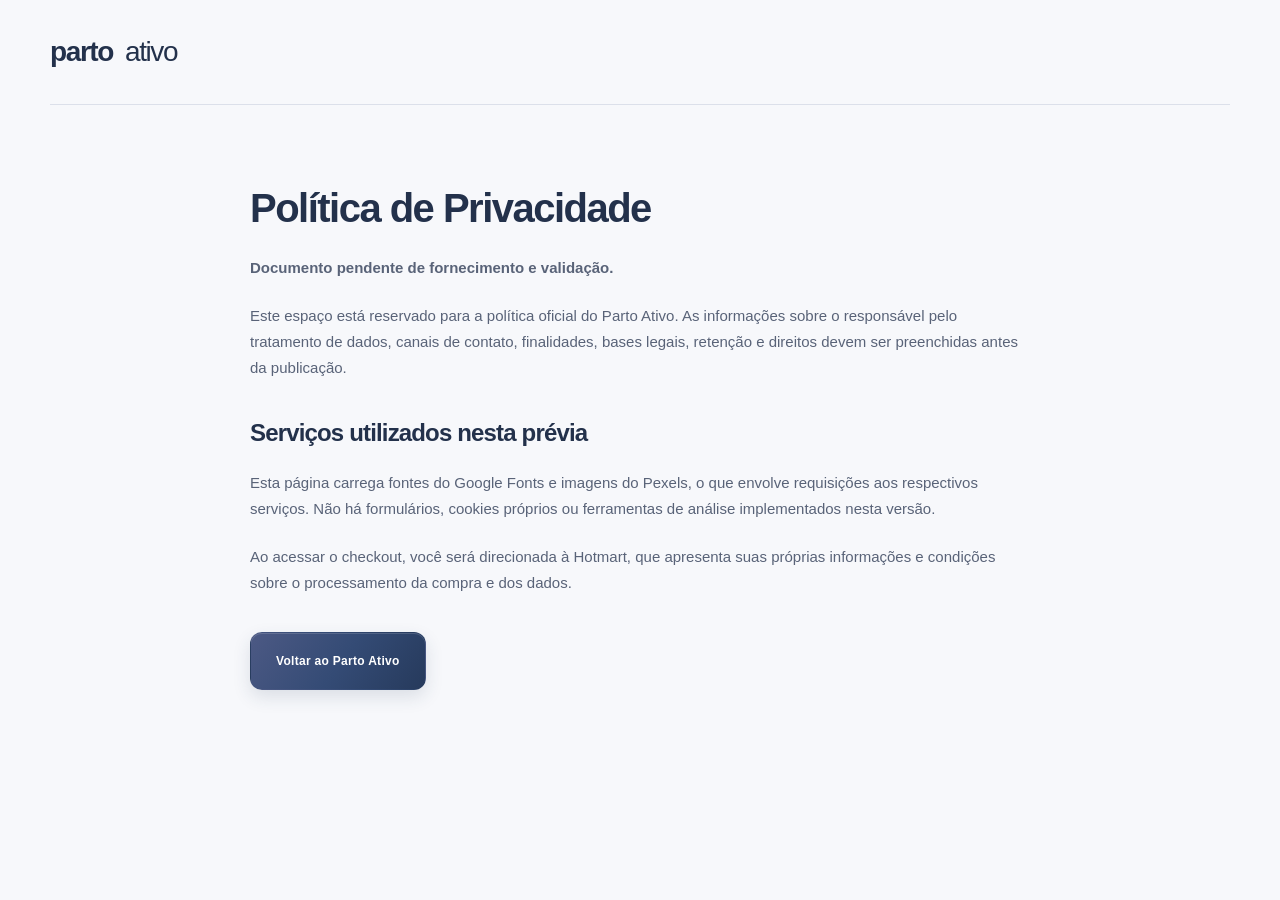
<file: privacidade.html>
<!doctype html>
<html lang="pt-BR"><head><meta charset="utf-8"><meta name="viewport" content="width=device-width,initial-scale=1"><meta name="robots" content="noindex,nofollow"><title>Política de Privacidade | Parto Ativo</title><link rel="icon" href="favicon.svg"><link rel="stylesheet" href="styles.css"></head><body><header class="header wrap"><a class="brand" href="index.html">parto<span class="brand-light">ativo</span></a></header><main class="wrap legal"><h1>Política de Privacidade</h1><p><strong>Documento pendente de fornecimento e validação.</strong></p><p>Este espaço está reservado para a política oficial do Parto Ativo. As informações sobre o responsável pelo tratamento de dados, canais de contato, finalidades, bases legais, retenção e direitos devem ser preenchidas antes da publicação.</p><h2>Serviços utilizados nesta prévia</h2><p>Esta página carrega fontes do Google Fonts e imagens do Pexels, o que envolve requisições aos respectivos serviços. Não há formulários, cookies próprios ou ferramentas de análise implementados nesta versão.</p><p>Ao acessar o checkout, você será direcionada à Hotmart, que apresenta suas próprias informações e condições sobre o processamento da compra e dos dados.</p><a class="button" href="index.html">Voltar ao Parto Ativo</a></main></body></html>
</file>
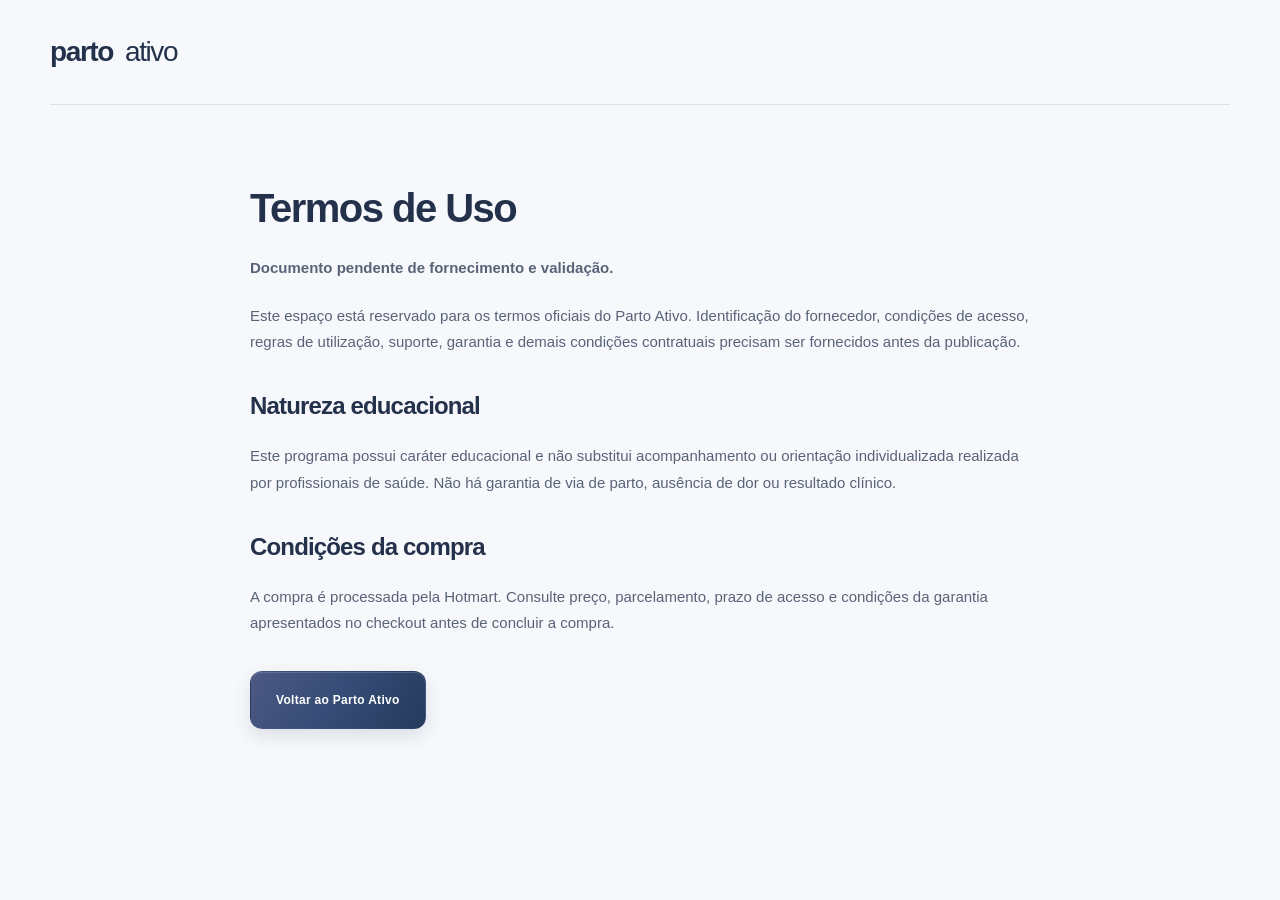
<file: termos.html>
<!doctype html>
<html lang="pt-BR"><head><meta charset="utf-8"><meta name="viewport" content="width=device-width,initial-scale=1"><meta name="robots" content="noindex,nofollow"><title>Termos de Uso | Parto Ativo</title><link rel="icon" href="favicon.svg"><link rel="stylesheet" href="styles.css"></head><body><header class="header wrap"><a class="brand" href="index.html">parto<span class="brand-light">ativo</span></a></header><main class="wrap legal"><h1>Termos de Uso</h1><p><strong>Documento pendente de fornecimento e validação.</strong></p><p>Este espaço está reservado para os termos oficiais do Parto Ativo. Identificação do fornecedor, condições de acesso, regras de utilização, suporte, garantia e demais condições contratuais precisam ser fornecidos antes da publicação.</p><h2>Natureza educacional</h2><p>Este programa possui caráter educacional e não substitui acompanhamento ou orientação individualizada realizada por profissionais de saúde. Não há garantia de via de parto, ausência de dor ou resultado clínico.</p><h2>Condições da compra</h2><p>A compra é processada pela Hotmart. Consulte preço, parcelamento, prazo de acesso e condições da garantia apresentados no checkout antes de concluir a compra.</p><a class="button" href="index.html">Voltar ao Parto Ativo</a></main></body></html>
</file>
<file: styles.css>
:root{--cream:#f7f8fb;--white:#ffffff;--sand:#eceef5;--rose:#eeebf7;--terracotta:#344b75;--terracotta-dark:#263a5c;--ink:#23314b;--muted:#596378;--line:#dce0ea;--dark:#243553;--heading:'Manrope',sans-serif;--body:'Inter',sans-serif;--radius:16px;--space:clamp(72px,8vw,116px)}
*{box-sizing:border-box}html{scroll-behavior:smooth;scroll-padding-top:24px}body{margin:0;background:var(--cream);color:var(--ink);font-family:var(--body);font-size:15px;line-height:1.75;-webkit-font-smoothing:antialiased}::selection{background:#ddd3ef;color:#23314b}a{color:inherit;text-underline-offset:5px}button,a,summary{-webkit-tap-highlight-color:transparent}a:focus-visible,summary:focus-visible{outline:3px solid var(--terracotta);outline-offset:5px}img{display:block;width:100%;height:auto}svg{width:24px;height:24px;fill:none;stroke:currentColor;stroke-width:1.5;stroke-linecap:round;stroke-linejoin:round;flex-shrink:0}.svg-library{position:absolute;width:0;height:0;overflow:hidden}.wrap{width:min(1180px,calc(100% - 80px));margin-inline:auto}.section{padding-block:var(--space)}h1,h2,h3,p,figure{margin:0}h1,h2,h3{font-family:var(--heading);font-weight:600;text-wrap:balance}h1{font-size:clamp(36px,3.48vw,51px);line-height:1.19;letter-spacing:-.038em}h2{font-size:clamp(29px,3.1vw,43px);line-height:1.25;letter-spacing:-.035em}h2 span,h1 span{color:var(--terracotta)}h3{font-size:21px;line-height:1.4;letter-spacing:-.02em}p{color:var(--muted)}strong{font-weight:600}ul{list-style:none;padding:0;margin:0}.button{display:inline-flex;align-items:center;justify-content:center;gap:20px;min-height:58px;padding:17px 25px;background:var(--terracotta);color:#fff;border:1px solid var(--terracotta);border-radius:7px;font-size:12px;line-height:1.5;font-weight:600;letter-spacing:.025em;text-decoration:none;transition:background .2s,box-shadow .2s,transform .2s}.button:hover{background:var(--terracotta-dark);border-color:var(--terracotta-dark);box-shadow:0 7px 20px #344b7518;transform:translateY(-2px)}.button svg{width:20px;height:20px}.button-outline{background:transparent;color:var(--terracotta-dark);font-size:13px;min-height:44px;padding:11px 18px;border-color:#8794af}.button-outline:hover{color:#fff}.skip-link{position:fixed;left:12px;top:-80px;padding:12px;background:var(--white);z-index:20}.skip-link:focus{top:12px}.header{height:105px;display:flex;align-items:center;justify-content:space-between;border-bottom:1px solid var(--line)}.brand{display:flex;align-items:center;gap:12px;text-decoration:none;font-family:var(--heading);font-size:28px;font-weight:700;letter-spacing:-1.4px;line-height:1.05}.brand-light{font-weight:400}.brand small{display:block;font-family:var(--body);font-size:11px;letter-spacing:1.5px;margin-top:8px;font-weight:500}.brand-mark{color:var(--terracotta)}.brand-mark svg{width:37px;height:45px;stroke-width:1.1}.hero{display:grid;grid-template-columns:1.09fr 1fr;gap:70px;align-items:center;padding-top:55px;padding-bottom:72px}.hero-description{font-size:14px;line-height:1.85;margin-top:24px;max-width:520px}.hero-copy>.button{margin-top:27px;width:100%;max-width:440px}.microcopy{font-size:12px;margin-top:13px;line-height:1.8}.microcopy span{padding-inline:5px;color:var(--terracotta-dark)}.hero-author{display:flex;align-items:center;gap:11px;margin-top:30px}.author-initials{display:grid;place-items:center;width:42px;height:42px;background:var(--sand);border:1px solid var(--line);border-radius:50%;font-size:12px;color:var(--terracotta-dark);font-family:var(--heading)}.hero-author p{font-size:13px;line-height:1.6}.hero-author strong{color:var(--ink)}.hero-author small{display:block;font-size:12px}.hero-visual{position:relative;padding:0 0 27px 0}.hero-photo{height:660px;border-radius:140px 140px 12px 12px;overflow:hidden;background:var(--sand)}.hero-photo img{height:100%;object-fit:cover;object-position:50% 45%}.photo-note{position:absolute;bottom:70px;left:-30px;display:flex;align-items:center;gap:15px;background:var(--white);border:1px solid #ffffff80;border-radius:10px;padding:21px 24px;box-shadow:0 10px 40px #24355312}.photo-note svg{color:var(--terracotta);width:28px;height:28px}.photo-note p{font-size:13px;line-height:1.7}.photo-note strong{color:var(--ink);font-weight:500}.photo-caption{position:absolute;bottom:0;right:0;font-size:11px;letter-spacing:1.3px;color:var(--muted)}.trust-band{border-block:1px solid var(--line);background:#eceef5}.trust-grid{display:grid;grid-template-columns:repeat(4,1fr);padding-block:28px}.trust-grid span{display:flex;align-items:center;justify-content:center;gap:12px;font-size:13px;border-right:1px solid var(--line)}.trust-grid span:last-child{border:0}.trust-grid svg{color:var(--terracotta);width:22px}.identification{display:grid;grid-template-columns:1fr 1fr;gap:25px 95px}.identification h2{max-width:440px}.identification>div>p{margin-top:23px;max-width:420px}.reassurance{display:flex;align-items:center;gap:15px;margin-top:35px}.reassurance svg{color:var(--terracotta)}.reassurance p{font-size:14px;line-height:1.75}.reassurance strong{font-weight:500;color:var(--ink)}.questions p{font-size:15px;padding:13px 0;border-bottom:1px solid var(--line);color:var(--ink)}.questions p:first-child{padding-top:0}.identification-close{grid-column:1/-1;text-align:center;max-width:740px;justify-self:center;margin-top:37px;font-size:15px}.identification-close strong{color:var(--ink)}.solution{background:var(--sand)}.split{display:grid;grid-template-columns:1fr 1fr;align-items:center;gap:85px}.editorial-photo{position:relative}.editorial-photo img{height:555px;object-fit:cover;border-radius:12px 12px 100px 12px}.editorial-photo figcaption{font-size:11px;margin-top:16px;text-align:center;color:var(--muted)}.section-copy>p{margin-top:22px}.feature-lines{margin-top:30px}.feature-lines li{display:flex;gap:17px;align-items:center;margin-top:22px;font-size:14px;color:var(--muted)}.feature-lines svg{color:var(--terracotta);width:25px;height:25px}.feature-lines strong{display:block;color:var(--ink);font-size:15px;margin-bottom:2px}.section-heading{max-width:670px;margin:0 auto 45px;text-align:center}.section-heading>p{margin-top:21px;max-width:580px;margin-inline:auto}.learning-grid{display:grid;grid-template-columns:repeat(3,1fr);gap:18px}.learning-card{padding:32px;background:var(--white);border:1px solid var(--line);border-radius:12px;transition:border-color .25s,box-shadow .25s}.learning-card:hover{border-color:#a99bc2;box-shadow:0 8px 25px #344b7508}.learning-card>svg{width:32px;height:32px;color:var(--terracotta);margin-bottom:24px;stroke-width:1.2}.learning-card h3{font-size:17px}.learning-card p{font-size:14px;margin-top:12px;line-height:1.8}.center-action{text-align:center;margin-top:38px}.transformation{background:var(--dark);color:var(--cream)}.transformation-grid{display:grid;grid-template-columns:1fr 1fr;gap:100px}.transformation h2{font-size:clamp(35px,3.7vw,52px)}.transformation h2 span{color:#d4c8eb}.open-list li{padding:12px 0;border-bottom:1px solid #d4c8eb33;font-size:16px}.open-list li:first-child{padding-top:0}.transformation-close{border-top:1px solid #d4c8eb33;margin-top:55px;padding-top:35px;display:flex;align-items:center;justify-content:space-between;gap:30px}.transformation-close p{color:#e0e4ee;font-size:15px;line-height:1.7}.transformation-close strong{color:var(--cream)}.text-link{display:inline-flex;align-items:center;gap:13px;font-size:13px;color:#e5d58b;text-decoration:none;border-bottom:1px solid #e5d58b;padding-bottom:7px;white-space:nowrap}.text-link:hover{color:#f4e9b4}.for-you{display:grid;grid-template-columns:.85fr 1fr;gap:110px}.for-you h2{max-width:410px}.for-you>div>p{margin-top:25px}.large-leaf{width:100px;height:100px;color:#8878a0;stroke-width:.65;margin-top:38px}.check-list li{position:relative;padding:11px 0 11px 30px;font-size:14px}.check-list li:before{content:'';position:absolute;left:3px;top:19px;width:10px;height:6px;border-left:1.5px solid var(--terracotta);border-bottom:1.5px solid var(--terracotta);transform:rotate(-45deg)}.health-note{font-size:13px;line-height:1.75;padding-top:22px;border-top:1px solid var(--line)}.imagine{background:var(--rose);text-align:center}.imagine-inner{max-width:1040px}.imagine h2{max-width:760px;margin-inline:auto}.imagine-icon{width:39px;height:39px;color:var(--terracotta);margin-bottom:24px;stroke-width:1.1}.imagine-grid{display:grid;grid-template-columns:repeat(3,1fr);gap:35px 25px;margin-top:50px}.imagine-grid p{font-size:14px;line-height:1.7}.imagine-grid strong{color:var(--ink);font-size:16px}.imagine-close{font-size:13px;border-top:1px solid #d3cce3;padding-top:25px;margin-top:45px}.portrait-placeholder{min-height:510px;background:#e4e0ef;border:1px solid var(--line);border-radius:120px 120px 12px 12px;display:flex;flex-direction:column;align-items:center;justify-content:center;padding:30px;text-align:center}.portrait-placeholder>svg{width:100px;height:100px;stroke-width:.7;color:#706087}.portrait-placeholder>span{font-family:var(--heading);font-size:27px;letter-spacing:-.03em;margin-top:28px}.portrait-placeholder p{font-size:12px;letter-spacing:.8px;margin-top:20px}.portrait-placeholder small{font-size:12px;color:var(--muted);margin-top:7px}.samia-name{font-size:30px;margin-top:33px;color:var(--terracotta)}.section-copy .samia-role{font-size:13px;margin-top:8px;font-weight:500;color:var(--ink)}.samia-signoff{display:flex;gap:15px;align-items:center;border-top:1px solid var(--line);padding-top:24px;margin-top:27px;font-size:13px}.samia-signoff svg{color:var(--terracotta)}.testimonials{background:#eff0f7}.testimonial-grid{display:grid;grid-template-columns:repeat(4,1fr);gap:18px}.testimonial-placeholder{padding:25px;background:var(--cream);border:1px dashed #b9afcf;border-radius:10px}.testimonial-placeholder>span{font-size:50px;line-height:1;font-family:var(--heading);color:#706087}.testimonial-placeholder h3{font-family:var(--body);font-size:12px;letter-spacing:.025em;margin-top:10px}.testimonial-placeholder p{font-size:13px;margin-top:15px}.receives .split{gap:100px}.devices{position:relative;padding:25px 35px 50px 0}.laptop{border:9px solid #26344e;border-radius:12px 12px 2px 2px;background:var(--cream);overflow:hidden;box-shadow:0 20px 35px #2435531a}.device-top{font-family:var(--heading);font-size:14px;padding:12px 15px;font-weight:700;display:flex;align-items:center;justify-content:space-between;gap:12px}.device-top span{font-size:11px;letter-spacing:.4px;line-height:1.4}.device-screen{display:grid;grid-template-columns:1fr 1fr;min-height:210px;background:var(--rose)}.device-screen img{height:230px;object-fit:cover}.device-screen>div{padding:20px 13px;display:flex;flex-direction:column;justify-content:center;gap:14px}.device-screen small{font-size:11px;letter-spacing:.4px;line-height:1.5}.device-screen strong{font-family:var(--heading);font-size:21px;line-height:1.3;letter-spacing:-.03em}.device-screen span{font-size:11px;color:var(--terracotta-dark);letter-spacing:1.4px}.device-bottom{display:flex;flex-wrap:wrap;justify-content:space-around;gap:8px 14px;font-size:11px;padding:14px 8px}.laptop-base{height:10px;background:#98a2b5;margin:0 -22px;border-radius:2px 2px 50% 50%}.phone{position:absolute;right:0;bottom:38px;width:133px;min-height:247px;border:6px solid #26344e;border-radius:20px;background:#ded7ee;box-shadow:0 12px 22px #24355321;display:flex;align-items:center;flex-direction:column;padding:28px 10px 18px;text-align:center}.phone-notch{position:absolute;top:0;width:55px;height:11px;border-radius:0 0 9px 9px;background:#26344e}.phone>span{font-family:var(--heading);font-size:13px;letter-spacing:-.8px;font-weight:600}.phone>svg{height:55px;width:55px;color:var(--terracotta);stroke-width:1;margin:24px 0 18px}.phone>strong{font-family:var(--heading);font-size:13px;line-height:1.5}.phone>small{font-size:11px;margin-top:15px;letter-spacing:.4px}.mockup-caption{position:absolute;bottom:0;width:100%;text-align:center;font-size:12px}.receives-copy h3{font-size:32px;color:var(--terracotta);margin-bottom:15px}.bonuses{padding-top:0}.bonus-grid{display:grid;grid-template-columns:repeat(4,1fr);gap:25px}.bonus-grid article{border-top:1px solid var(--line);padding:23px 0 0}.bonus-grid span{font-size:11px;letter-spacing:.8px;color:var(--muted)}.bonus-grid h3{font-size:16px;margin-top:12px}.section-heading .validation-notice{font-size:12px}.offer-section{background:var(--sand)}.offer-layout{display:grid;grid-template-columns:1fr 1fr;gap:100px;align-items:center}.offer-leaf{width:72px;height:72px;stroke-width:.9;color:var(--terracotta);margin-bottom:24px}.offer-intro h2{font-size:clamp(36px,3.8vw,53px)}.offer-intro>p{margin-top:25px;font-size:14px}.offer-small{display:flex;gap:15px;align-items:center;margin-top:35px;font-size:14px;color:var(--muted)}.offer-small svg{color:var(--terracotta)}.offer-card{background:var(--white);padding:37px;border:1px solid #d4d8e5;border-radius:16px;box-shadow:0 14px 45px #24355308}.offer-card h3{font-size:31px;letter-spacing:-1px}.offer-author{font-size:13px;margin-top:4px}.offer-card .check-list{border-top:1px solid var(--line);margin-top:24px;padding-top:12px}.offer-card .check-list li{font-size:14px;padding-block:9px}.offer-card .check-list li:before{top:16px}.offer-card .check-list small{font-size:12px;color:var(--muted)}.price{border-top:1px solid var(--line);margin-top:22px;padding-top:24px;display:flex;flex-direction:column;gap:7px}.price strong{font-family:var(--heading);font-size:22px;color:var(--terracotta-dark)}.price span{font-size:14px}.price small{font-size:12px;color:var(--muted);margin-top:2px}.offer-card .button{margin-top:24px;width:100%;font-size:12px;padding-inline:15px;gap:10px}.checkout-note{display:flex;align-items:center;justify-content:center;gap:7px;font-size:12px;margin-top:14px}.checkout-note svg{height:13px;width:13px}.guarantee{display:grid;grid-template-columns:auto 1fr auto;align-items:center;gap:35px;padding:45px 0;border-bottom:1px solid var(--line)}.guarantee-seal{height:115px;width:115px;padding:12px;border:1px solid #a99bc2;border-radius:50%;display:flex;flex-direction:column;align-items:center;justify-content:center;outline:1px solid var(--line);outline-offset:5px;color:var(--terracotta-dark);flex-shrink:0}.guarantee-seal strong{font-size:43px;font-family:var(--heading);line-height:1.1}.guarantee-seal span{font-size:11px;letter-spacing:.5px;text-align:center;line-height:1.4;margin-top:4px}.guarantee h2{font-size:24px}.guarantee p{font-size:14px;max-width:750px;margin-top:12px}.guarantee-icon{width:42px;height:42px;color:#706087;stroke-width:1}.faq{display:grid;grid-template-columns:.8fr 1.2fr;gap:85px}.faq h2{max-width:390px}.faq>div>p{margin-top:22px;font-size:15px}details{border-bottom:1px solid var(--line)}details:first-child{border-top:1px solid var(--line)}summary{cursor:pointer;list-style:none;padding:24px 44px 24px 0;font-weight:500;font-size:15px;position:relative;line-height:1.6}summary::-webkit-details-marker{display:none}summary:before,summary:after{content:'';position:absolute;right:10px;top:50%;width:14px;height:1.5px;background:var(--terracotta-dark);transition:transform .22s ease-out}summary:before{transform:translateY(-50%)}summary:after{transform:translateY(-50%) rotate(90deg)}details[open] summary:after{transform:translateY(-50%) rotate(0deg)}details[open] summary{color:var(--terracotta-dark)}details>div{padding:0 44px 26px 0}details p{font-size:15px;line-height:1.75}.final-cta{text-align:center;background:var(--rose)}.final-cta>.wrap>svg{color:var(--terracotta);height:34px;width:34px;margin-bottom:24px}.final-cta h2{max-width:840px;margin-inline:auto}.final-cta h2 span{display:inline-block}.final-cta p{margin-top:24px;font-size:15px}.final-cta .button{margin-top:30px}.footer{padding-top:44px;padding-bottom:30px}.footer-top{display:flex;align-items:center;justify-content:space-between;gap:20px}.footer-top nav{display:flex;gap:30px;font-size:13px}.footer-top nav a{display:inline-block;padding-block:7px}.footer-top nav a:hover{color:var(--terracotta-dark)}.footer-bottom{display:flex;justify-content:space-between;gap:50px;margin-top:32px;border-top:1px solid var(--line);padding-top:23px}.footer-bottom p{font-size:12px;max-width:490px}.mobile-sticky{display:none}.legal{max-width:780px;min-height:60vh;padding-block:80px}.legal h1{font-size:40px}.legal h2{font-size:24px;margin-top:36px}.legal p{margin-top:22px}.legal .button{margin-top:35px}::-webkit-scrollbar{width:10px}::-webkit-scrollbar-track{background:var(--cream)}::-webkit-scrollbar-thumb{background:#b9afcf;border:2px solid var(--cream);border-radius:6px}
.hero-eyebrow{display:flex;flex-wrap:wrap;align-items:center;gap:8px 14px;margin-bottom:20px;color:var(--terracotta-dark);font-size:11px;font-weight:700;letter-spacing:.1em}.hero-eyebrow span{color:var(--muted);font-size:12px;letter-spacing:0;font-weight:400}.hero-copy,.section-copy,.offer-card{min-width:0}.hero-photo{animation:photo-arrive .8s cubic-bezier(.16,1,.3,1)}@keyframes photo-arrive{from{clip-path:inset(0 0 3% 0 round 140px 140px 12px 12px)}to{clip-path:inset(0 0 0 0 round 140px 140px 12px 12px)}}@media(max-width:760px){.hero-eyebrow{justify-content:center}.header-cta{flex-shrink:0}.footer-top nav a{min-height:44px}.hero-copy>.microcopy{font-size:11px}.learning-card p{font-size:14px}.photo-note{max-width:calc(100% + 5px)}}
@media(min-width:1500px){.hero{gap:90px}.hero-photo{height:680px}}
@media(max-width:1050px){.wrap{width:calc(100% - 56px)}.hero{gap:40px}.hero-photo{height:625px}.hero-copy>.button{padding-inline:14px;gap:10px}.photo-note{left:-18px;padding:16px}.split{gap:45px}.identification{gap:30px 50px}.for-you,.transformation-grid{gap:60px}.trust-grid span{font-size:12px;gap:9px}.offer-layout{gap:50px}.offer-card{padding:28px}.receives .split{gap:50px}.testimonial-grid{grid-template-columns:repeat(2,1fr)}.faq{gap:45px}}
@media(max-width:760px){:root{--space:72px}.wrap{width:calc(100% - 40px)}.header{height:84px}.brand{font-size:23px;gap:8px}.brand small{font-size:11px;letter-spacing:.8px}.brand-mark svg{width:30px;height:35px}.header-cta{font-size:12px;padding:11px 12px;gap:8px;min-height:44px}.header-cta svg{width:16px}.hero{grid-template-columns:1fr;gap:35px;padding-top:39px;padding-bottom:35px;text-align:center}.hero-copy{max-width:570px;margin-inline:auto}.hero h1{font-size:clamp(32px,6.5vw,43px);line-height:1.2}.hero-description{line-height:1.8;margin:22px auto 0}.hero-copy>.button{min-height:58px;margin-top:24px;width:100%;max-width:440px;padding:16px 13px;gap:12px}.hero-author{justify-content:center;text-align:left;margin-top:23px}.hero-visual{width:min(440px,100%);margin-inline:auto;padding-bottom:48px}.hero-photo{height:470px;border-radius:100px 100px 10px 10px}.hero-photo img{object-position:50% 39%}.photo-note{left:-5px;bottom:80px;text-align:left;padding:15px 18px;gap:12px}.photo-caption{letter-spacing:.5px;left:0;right:0;text-align:center}.trust-grid{grid-template-columns:1fr 1fr;gap:19px 8px;padding-block:24px}.trust-grid span{justify-content:flex-start;font-size:12px;border:0}.trust-grid svg{width:20px;height:20px}.identification,.split,.for-you,.transformation-grid,.offer-layout,.faq{grid-template-columns:1fr;gap:34px}h2{font-size:31px;line-height:1.28}.identification h2,.for-you h2,.faq h2{max-width:540px}.identification>div>p{font-size:14px}.reassurance{margin-top:25px}.questions p{font-size:14px;padding:16px 0}.identification-close{font-size:14px;margin-top:0;text-align:left}.solution .split{gap:38px}.editorial-photo img{height:400px;border-radius:10px 10px 70px 10px}.section-copy>p{font-size:14px;margin-top:18px}.section-heading{margin-bottom:32px}.section-heading>p{font-size:13px;margin-top:18px}.learning-grid{grid-template-columns:1fr 1fr;gap:12px}.learning-card{padding:23px 18px}.learning-card>svg{width:29px;height:29px;margin-bottom:18px}.learning-card h3{font-size:15px}.learning-card p{line-height:1.75;margin-top:10px}.center-action .button{gap:10px;padding-inline:16px}.transformation h2{font-size:36px;max-width:520px}.open-list li{font-size:14px;padding:13px 0}.transformation-close{flex-direction:column;align-items:flex-start;gap:23px;margin-top:35px;padding-top:25px}.transformation-close p{font-size:14px}.for-you{gap:22px}.large-leaf{display:none}.for-you>div>p{font-size:14px;margin-top:18px}.check-list li{font-size:13px}.imagine-grid{grid-template-columns:1fr 1fr;gap:27px 20px;margin-top:35px}.imagine-grid p{font-size:13px}.imagine-grid strong{font-size:15px}.imagine-close{margin-top:30px}.portrait-placeholder{min-height:400px;max-width:440px;width:100%;margin-inline:auto;border-radius:100px 100px 12px 12px}.about .section-copy{margin-top:0}.samia-name{margin-top:25px;font-size:27px}.testimonial-grid{gap:12px}.testimonial-placeholder{padding:20px 15px}.receives .split{gap:30px}.devices{max-width:500px;width:100%;margin:auto;padding-right:30px}.laptop-base{margin:0 -14px}.device-screen{min-height:160px}.device-screen img{height:190px}.device-screen strong{font-size:19px}.device-screen>div{padding:12px;gap:13px}.device-top{font-size:11px;padding:9px}.phone{width:118px;min-height:232px}.phone>svg{margin:18px 0 13px;width:47px;height:47px}.phone>strong{font-size:13px}.receives-copy h3{font-size:26px}.receives-copy .check-list{display:grid;grid-template-columns:1fr 1fr;gap:0 15px}.receives-copy .check-list li{font-size:12px}.bonus-grid{grid-template-columns:1fr 1fr;gap:23px}.bonus-grid h3{font-size:15px}.offer-intro h2{font-size:36px}.offer-leaf{height:52px;width:52px;margin-bottom:19px}.offer-small{margin-top:24px}.offer-card{padding:28px 23px}.offer-card .button{gap:10px}.price strong{font-size:21px}.guarantee{grid-template-columns:88px 1fr;gap:23px;padding-block:35px}.guarantee-seal{width:88px;height:88px}.guarantee-seal strong{font-size:32px}.guarantee h2{font-size:20px}.guarantee p{font-size:13px;line-height:1.7}.guarantee-icon{display:none}.faq{gap:30px}summary{font-size:13px;padding-block:20px}.final-cta h2{font-size:30px}.final-cta p{font-size:14px}.final-cta .button{gap:12px;padding-inline:17px}.footer{padding-block:35px 110px}.footer-top{align-items:flex-start}.footer-top nav{flex-direction:column;gap:14px}.footer-bottom{flex-direction:column;gap:12px;margin-top:25px;padding-top:20px}.mobile-sticky:not([hidden]){display:block;position:fixed;bottom:0;left:0;right:0;padding:10px 18px calc(10px + env(safe-area-inset-bottom));background:var(--white);border-top:1px solid var(--line);box-shadow:0 -5px 20px #24355309;z-index:10;animation:sticky-in .25s ease-out}.mobile-sticky .button{width:100%;min-height:50px;padding:12px;font-size:12px}.legal{padding-block:55px}.legal h1{font-size:32px}}
@media(max-width:360px){.wrap{width:calc(100% - 32px)}.hero h1{font-size:30px}.brand{font-size:21px}.header-cta{padding-inline:11px}.header-cta svg{display:none}.hero-photo{height:410px}.learning-grid{grid-template-columns:1fr}.learning-card{padding:25px}.trust-grid{grid-template-columns:1fr;gap:14px}.device-screen strong{font-size:16px}.price strong{font-size:18px}.guarantee{grid-template-columns:1fr}.guarantee-seal{margin-left:5px}}
@keyframes sticky-in{from{transform:translateY(12px)}to{transform:translateY(0)}}
.brand-mark{color:#706087}.photo-note>svg,.imagine-icon,.samia-signoff>svg{color:#706087}.guarantee-seal{background:#f6edc9;border-color:#d8c776;color:#263a5c}.photo-note{border-color:#ffffff80}.author-initials{background:#eeebf7}.transformation .text-link{color:#e5d58b;border-color:#e5d58b}.transformation .text-link:hover{color:#f4e9b4}
.trust-band{position:relative;padding-right:58px}
.trust-window{overflow:hidden}
.trust-track{display:flex;width:max-content;animation:trust-scroll 32s linear infinite}
.trust-group{display:flex;flex:none;width:max(1100px,100vw);padding-block:26px}
.trust-group>span{display:flex;flex:1;align-items:center;justify-content:center;gap:12px;white-space:nowrap;font-size:13px;padding-inline:24px;border-right:1px solid var(--line)}
.trust-group svg{color:var(--terracotta);width:22px;height:22px}
.trust-band.is-paused .trust-track{animation-play-state:paused}
.trust-pause{position:absolute;right:7px;top:50%;transform:translateY(-50%);display:grid;place-items:center;width:44px;height:44px;border:1px solid var(--line);border-radius:50%;background:#eceef5;color:var(--terracotta-dark);cursor:pointer}
.trust-pause[hidden]{display:none}.trust-pause:hover{background:var(--sand)}.trust-pause:focus-visible{outline:3px solid var(--terracotta);outline-offset:2px}
.trust-pause .play-symbol{display:none}.trust-pause[aria-pressed="true"] .pause-symbol{display:none}.trust-pause[aria-pressed="true"] .play-symbol{display:block}
@keyframes trust-scroll{to{transform:translateX(-50%)}}
@media(prefers-reduced-motion:reduce){.trust-band{padding-right:0}.trust-track{width:100%;transform:none}.trust-group{width:100%;flex-wrap:wrap;gap:20px 0;padding:24px 16px}.trust-group>span{flex:1 1 260px;white-space:normal;border:0;padding-inline:12px}.trust-group[aria-hidden="true"],.trust-pause{display:none}}
:root{
  --action-gradient:linear-gradient(125deg,#4c5984 0%,#344b75 52%,#263a5c 100%);
  --action-shadow:0 7px 18px #263a5c22;
  --surface-shadow:0 16px 40px -18px #263a5c25;
  --ease-premium:cubic-bezier(.22,1,.36,1);
}
.button{
  background:var(--action-gradient);border-color:transparent;border-radius:12px;
  box-shadow:inset 0 1px 0 #ffffff26,var(--action-shadow);
  transition:transform .28s var(--ease-premium),box-shadow .28s var(--ease-premium);
}
.button:hover{background:var(--action-gradient);border-color:transparent;box-shadow:inset 0 1px 0 #ffffff33,0 11px 26px #263a5c30;transform:translateY(-2px)}
.button:active{transform:translateY(0);box-shadow:inset 0 1px 0 #ffffff1a,0 3px 9px #263a5c20}
.button svg{transition:transform .28s var(--ease-premium)}
.button:hover svg{transform:translateX(3px)}
.button-outline{background:transparent;border-color:#c2c8d8;box-shadow:none}
.button-outline:hover{background:var(--action-gradient);border-color:transparent}
.hero-photo{box-shadow:0 24px 50px -28px #263a5c50}
.editorial-photo img{box-shadow:var(--surface-shadow)}
.photo-note{border:0;border-radius:14px;box-shadow:0 12px 32px -10px #263a5c30}
.learning-card{border:0;border-radius:16px;box-shadow:0 4px 18px -8px #263a5c16;transition:box-shadow .3s var(--ease-premium)}
.learning-card:hover{box-shadow:var(--surface-shadow)}
.learning-card>svg{box-sizing:content-box;padding:12px;background:var(--rose);border-radius:12px;color:#706087;margin-bottom:22px}
.offer-card{border:0;box-shadow:0 22px 56px -22px #263a5c38}
.offer-card h3{letter-spacing:-.025em}
.price{padding-top:28px;margin-top:26px}
.offer-card{position:relative;isolation:isolate;overflow:hidden;padding:38px}
.offer-card::before{content:"";position:absolute;z-index:-1;inset:0 0 auto;height:7px;background:linear-gradient(90deg,#77678f 0%,#4c5984 55%,#e5d58b 100%)}
.offer-topline{display:flex;justify-content:space-between;align-items:center;gap:12px;margin-bottom:20px;color:#596378;font-size:12px}
.offer-kicker{font-weight:700;letter-spacing:.09em}
.offer-duration{display:flex;align-items:center;gap:6px;padding:7px 11px;border-radius:999px;background:#eeebf7;color:#514668;font-size:11px}
.offer-duration svg{width:15px;height:15px}
.offer-promise{margin-top:10px;font-size:14px}
.offer-card .check-list{margin-top:22px;padding-top:10px}
.offer-card .check-list li{padding-block:8px}
.price{margin:24px -12px 0;padding:24px 18px 22px;border:1px solid #dcd5eb;border-radius:14px;background:linear-gradient(145deg,#f5f3fa 0%,#fff 67%,#fffdf2 100%);gap:7px;text-align:center;align-items:center}
.price-label{font-size:11px;font-weight:700;letter-spacing:.12em;color:#706087}
.price strong{font-family:var(--heading);font-size:clamp(25px,2.5vw,34px);font-weight:700;line-height:1.16;letter-spacing:-.035em;color:#263a5c}
.price-installment{font-size:15px;font-weight:600;color:#344b75}
.price small{font-size:12px;line-height:1.55}
.offer-card .checkout{min-height:62px;font-size:13px}
.offer-brand{align-self:flex-start;gap:10px;margin:4px 0 14px;color:#23314b;font-size:26px;line-height:1.05;letter-spacing:-1.1px}
.offer-brand .brand-mark svg{width:34px;height:39px}
.offer-brand small{margin-top:6px;font-size:9px;letter-spacing:1.2px}
.price strong{font-size:clamp(54px,5vw,66px);font-weight:800;letter-spacing:-.05em;line-height:1.05}
.price-installment{font-size:15px;text-align:center}
.offer-card .checkout{background:linear-gradient(125deg,#4d896c 0%,#367457 52%,#24583f 100%);box-shadow:inset 0 1px 0 #ffffff30,0 8px 20px #24583f30}
.offer-card .checkout:hover{background:linear-gradient(125deg,#4d896c 0%,#367457 52%,#24583f 100%);box-shadow:inset 0 1px 0 #ffffff38,0 12px 26px #24583f42}
.offer-validation{margin:24px auto 0;max-width:680px;text-align:center;font-size:12px;color:#596378}
.guarantee-seal{box-shadow:0 7px 20px -10px #88784740}
.trust-window{mask-image:linear-gradient(to right,transparent,#000 28px,#000 calc(100% - 28px),transparent)}
summary{transition:color .2s ease}summary:hover{color:#706087}
@media(max-width:760px){.learning-card>svg{padding:10px;margin-bottom:18px}.photo-note{box-shadow:0 8px 24px -10px #263a5c30}}
@media(max-width:760px){.offer-card{padding:32px 24px}.offer-topline{align-items:flex-start;flex-direction:column}.price{margin-inline:-6px;padding:20px 14px}.price strong{font-size:54px}.offer-card .checkout{font-size:12px}.offer-brand{font-size:25px}}
.hero-eyebrow,.hero-copy>.microcopy,.photo-caption,.editorial-photo figcaption,.bonus-grid span,.guarantee-seal span{font-size:12px}
.imagine-inner{max-width:880px}.imagine-intro{font-size:12px;font-weight:700;letter-spacing:.12em;color:#706087;margin-bottom:13px}.imagine-lead{margin-top:17px;font-size:15px}.imagine-dialogue{display:grid;grid-template-columns:1fr 1fr;gap:14px 22px;max-width:760px;margin:34px auto 0;text-align:left}.dialogue-item{padding:19px 22px;border-radius:16px;background:#fff;box-shadow:0 10px 26px -18px #263a5c35}.dialogue-question{border-radius:16px 16px 16px 5px;background:#fff}.dialogue-answer{border-radius:16px 16px 5px 16px;background:#eeebf7;transform:translateY(14px)}.dialogue-speaker{display:block;margin-bottom:7px;color:#706087;font-size:10px;font-weight:700;letter-spacing:.1em}.dialogue-question .dialogue-speaker{color:#596378}.dialogue-item p{font-size:14px;line-height:1.65;color:#23314b}.imagine-close{max-width:680px;margin-inline:auto;line-height:1.8}.imagine-inner>.button{margin-top:24px}
@media(max-width:760px){.imagine-dialogue{grid-template-columns:1fr;gap:10px;margin-top:25px}.dialogue-question{margin-right:26px}.dialogue-answer{margin-left:26px;transform:none}.dialogue-item{padding:16px 18px}.dialogue-item p{font-size:14px}.imagine-intro{font-size:11px}.imagine-lead{font-size:14px}}
@media(prefers-reduced-motion:reduce){html{scroll-behavior:auto}*,*::before,*::after{animation:none!important;transition:none!important}}
.bonuses .section-heading{max-width:640px}
.bonus-grid{grid-template-columns:1.15fr 1fr 1fr;gap:16px}
.bonus-grid article{min-height:160px;padding:25px 27px;background:#fff;border:1px solid #dce0ea;border-radius:12px;display:flex;flex-direction:column;justify-content:space-between;transition:transform .2s,box-shadow .2s}
.bonus-grid article{position:relative;isolation:isolate;overflow:hidden}
.bonus-grid article>*:not(.bonus-watermark){position:relative;z-index:1}
.bonus-grid .bonus-watermark{position:absolute;z-index:0;width:128px;height:128px;right:12px;bottom:8px;color:#344b75;opacity:.11;stroke-width:1.15;pointer-events:none}
.bonus-grid .bonus-feature .bonus-watermark{width:190px;height:190px;right:8px;bottom:0;opacity:.12}
.bonus-grid article:hover{transform:translateY(-3px);box-shadow:0 12px 28px -18px #263a5c55}
.bonus-grid .bonus-feature{grid-row:span 2;min-height:336px;justify-content:flex-end;background:#eeebf7;border-color:#eeebf7;padding:30px}
.bonus-grid article span{color:#706087;font-weight:700;letter-spacing:.1em}
.bonus-grid article h3{margin-top:20px}
.bonus-grid .bonus-feature h3{font-size:clamp(24px,2.4vw,32px);max-width:280px}
@media(max-width:760px){.bonus-grid{grid-template-columns:1fr 1fr;gap:12px}.bonus-grid article{min-height:150px;padding:20px 17px}.bonus-grid .bonus-feature{grid-row:auto;grid-column:1/-1;min-height:190px;padding:23px 20px}.bonus-grid article h3{font-size:18px;margin-top:16px}.bonus-grid .bonus-feature h3{font-size:25px}}
@media(max-width:420px){.bonus-grid{grid-template-columns:1fr}.bonus-grid .bonus-feature{grid-column:auto;min-height:170px}.bonus-grid article{min-height:130px}}
.bonus-grid article{cursor:default;background:linear-gradient(145deg,#fff 48%,#f7f6fb 100%);animation:bonus-float 5.4s ease-in-out infinite}
.bonus-grid article:nth-child(2){animation-delay:-1.35s}
.bonus-grid article:nth-child(3){animation-delay:-2.7s}
.bonus-grid article:nth-child(4){animation-delay:-4.05s}
.bonus-grid .bonus-feature{background:linear-gradient(145deg,#f1eef8 0%,#eeebf7 58%,#eae6f4 100%)}
.bonus-grid article>*{cursor:default}
.bonus-grid article:hover{animation:none;transform:translateY(-3px)}
@keyframes bonus-float{0%,100%{transform:translateY(0)}50%{transform:translateY(-5px)}}
.about-portrait{width:100%;height:auto;aspect-ratio:4/5;max-height:620px;overflow:hidden;border-radius:140px 140px 10px 10px;background:#eeebf7;box-shadow:0 16px 40px -28px #263a5c55}
.about-portrait img{width:100%;height:100%;object-fit:cover;object-position:50% 28%}
@media(max-width:760px){.about-portrait{max-height:520px;border-radius:100px 100px 10px 10px}}
.product-mockup{display:block;width:100%;min-width:0;padding:0;align-self:center}
.product-mockup>img{width:100%;height:auto;object-fit:contain;filter:drop-shadow(0 18px 26px #263a5c18)}
.product-mockup .mockup-caption{position:static;margin-top:12px;text-align:center}
.guarantee-seal-art{width:clamp(150px,17vw,210px);height:auto;justify-self:center;filter:drop-shadow(0 8px 12px #263a5c20)}
@media(max-width:760px){.guarantee-seal-art{width:min(190px,54vw)}}
.receives-brand{margin:0 0 24px}
.about-portrait img{transform:scale(1.12);transform-origin:50% 34%}
.bonus-grid{grid-template-columns:repeat(2,minmax(0,1fr));gap:22px}
.bonus-grid article{display:block;min-height:0;padding:0;background:transparent;border:0;border-radius:12px;box-shadow:none}
.bonus-grid article img{width:100%;height:auto;object-fit:contain}
.bonus-grid article h3{margin:18px 0 8px}
.bonus-grid article p{color:var(--muted);line-height:1.7;margin:0}
.bonus-grid article:hover{animation:none;transform:translateY(-3px);box-shadow:none}
@media(max-width:760px){.bonus-grid{grid-template-columns:1fr;gap:18px}}
.about-portrait{position:relative}
.about-portrait img{position:absolute;inset:0;width:100%;height:100%;object-fit:cover}
@media(max-width:760px){.about-portrait{height:clamp(420px,125vw,540px);max-height:none;aspect-ratio:auto}.about-portrait img{object-position:50% 28%;transform:scale(1.08);transform-origin:50% 34%}}
.scroll-progress{position:fixed;inset:0 0 auto;z-index:1000;height:4px;background:#344b7514;pointer-events:none}
.scroll-progress-fill{display:block;width:0;height:100%;background:linear-gradient(90deg,#e5d58b 0%,#c8b5dc 52%,#77678f 100%)}
.learning-card{position:relative;overflow:hidden;background:linear-gradient(145deg,#fff 0%,#fff 72%,#f7f5fb 100%);box-shadow:0 10px 28px -18px #263a5c35;animation:learning-float 6s ease-in-out infinite;transition:transform .3s var(--ease-premium),box-shadow .3s var(--ease-premium)}
.learning-card:nth-child(2){animation-delay:-1s}
.learning-card:nth-child(3){animation-delay:-2s}
.learning-card:nth-child(4){animation-delay:-3s}
.learning-card:nth-child(5){animation-delay:-4s}
.learning-card:nth-child(6){animation-delay:-5s}
.learning-card>svg{width:28px;height:28px;padding:14px;background:linear-gradient(145deg,#f3effa,#ece8f6);color:#706087;border-radius:14px;box-shadow:inset 0 1px #fff9}
.learning-card:hover{animation:none;transform:translateY(-4px);box-shadow:0 18px 36px -22px #263a5c50}
@keyframes learning-float{0%,100%{transform:translateY(0)}50%{transform:translateY(-5px)}}
.learning-card{padding:34px 32px}
.learning-card h3{margin-bottom:12px;font-weight:700}
.learning-card p{line-height:1.8}
.learning-card{isolation:isolate;background:linear-gradient(145deg,#fff 0%,#fff 64%,#f4f0fa 100%)}
.learning-card>*{position:relative;z-index:1}
.learning-card::after{content:attr(data-watermark);position:absolute;z-index:0;top:50%;left:50%;color:#706087;opacity:.025;font-family:var(--heading);font-size:clamp(40px,5.5vw,76px);font-weight:700;line-height:1;letter-spacing:-.075em;white-space:nowrap;pointer-events:none;transform:translate(-50%,-50%) scaleX(.82)}
@media(max-width:760px){.learning-card{padding:26px 22px}}
</file>
